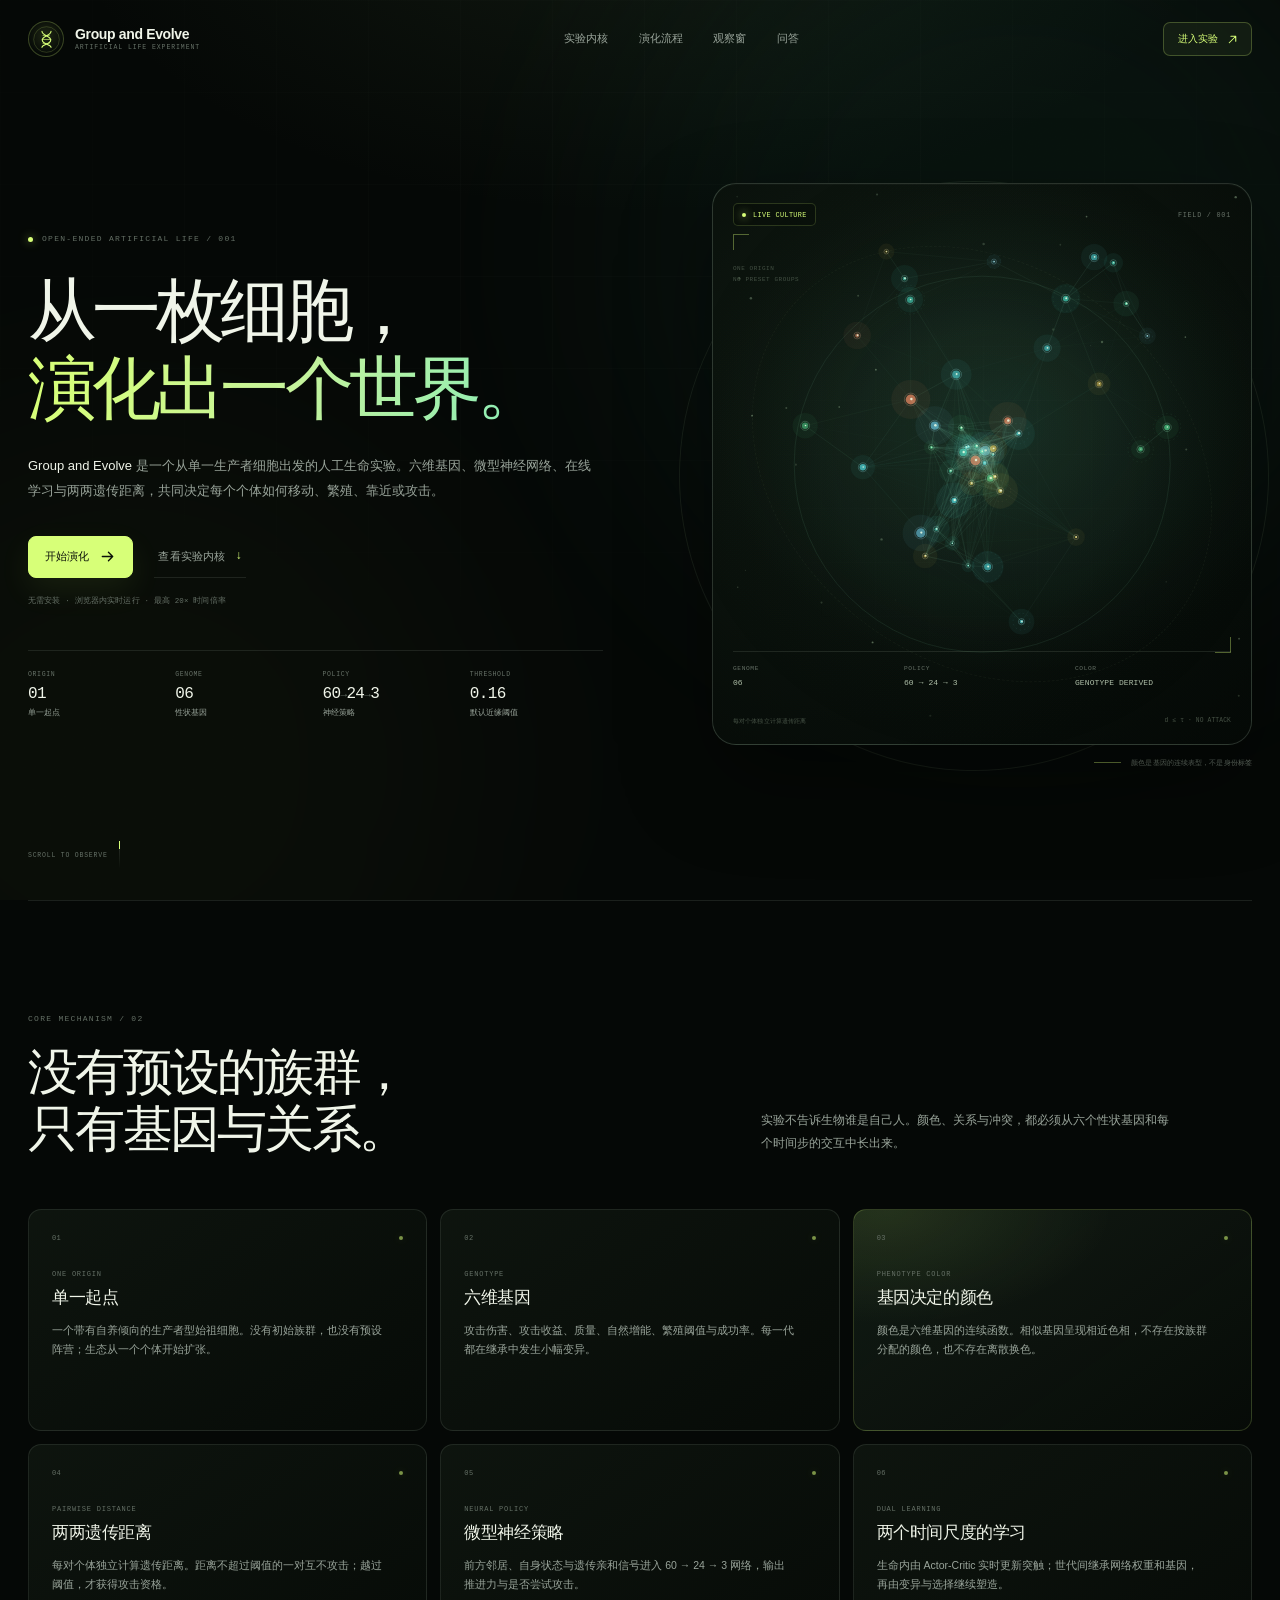
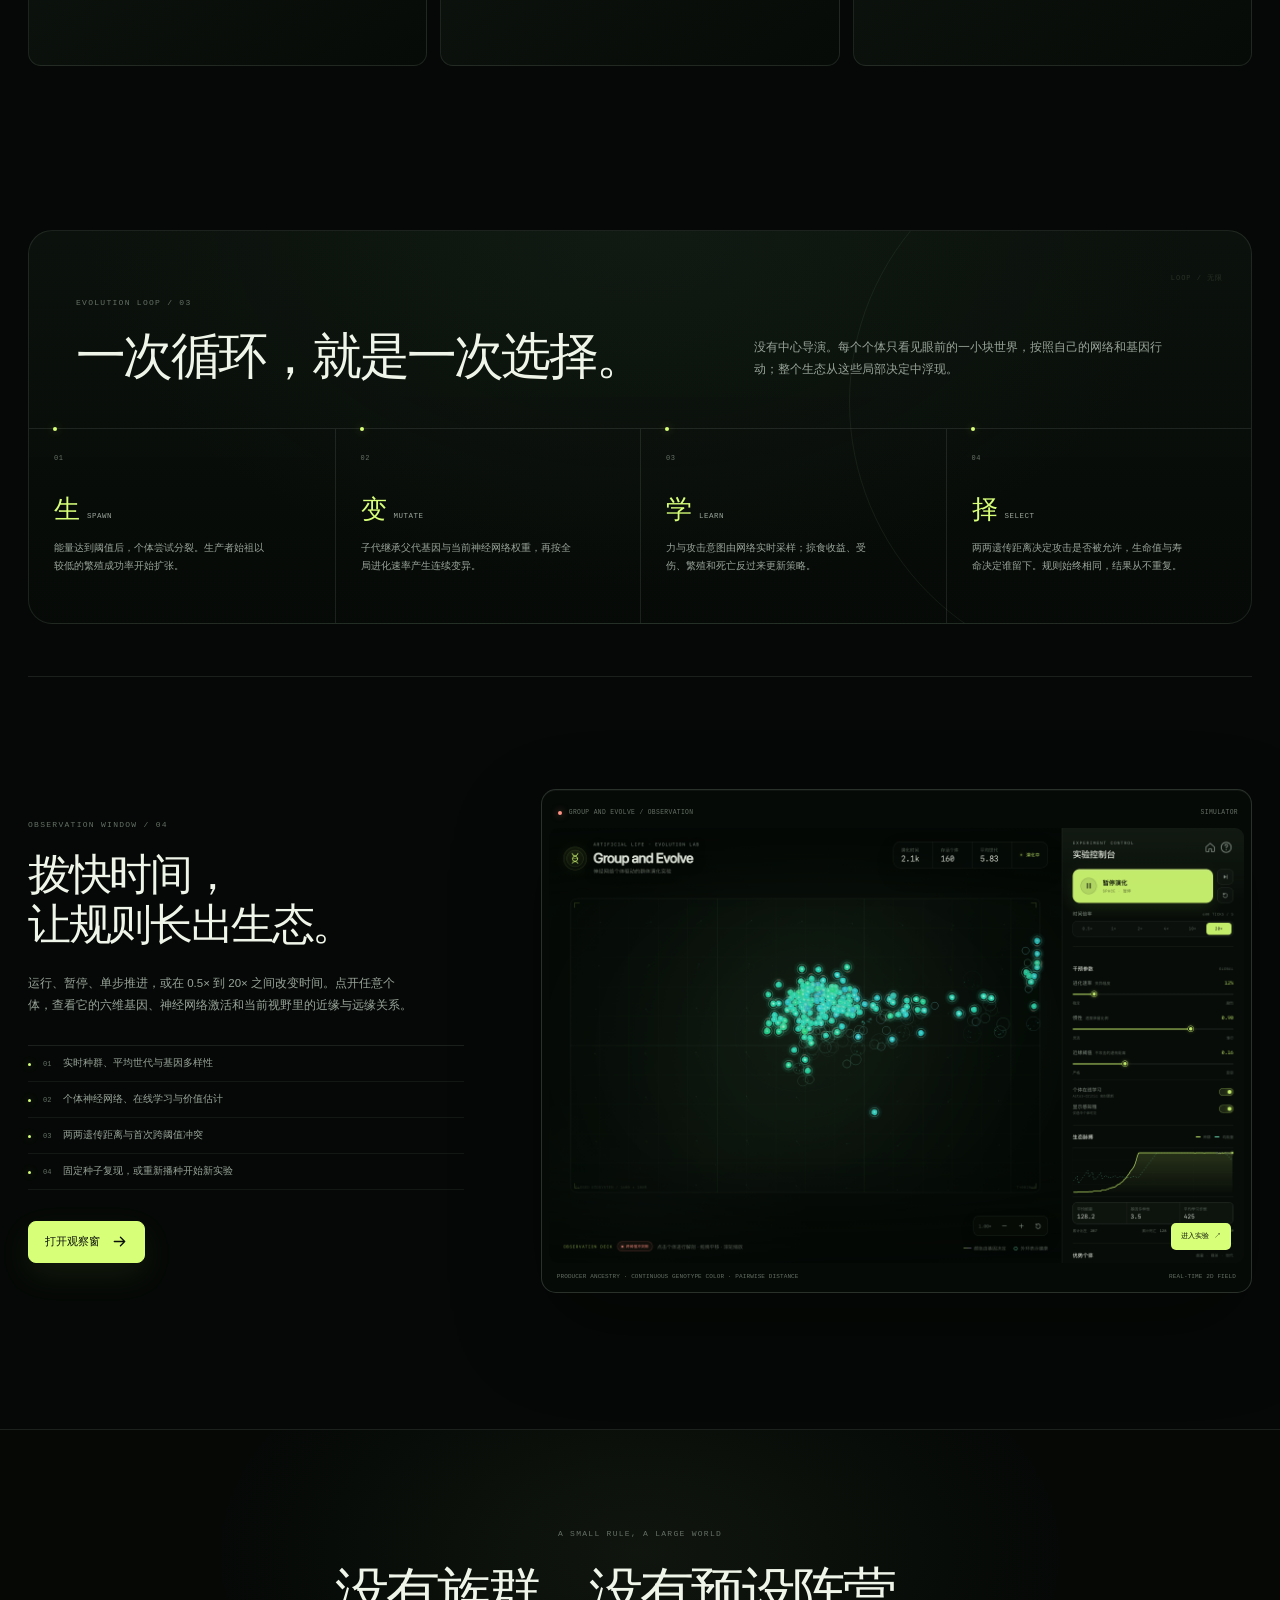
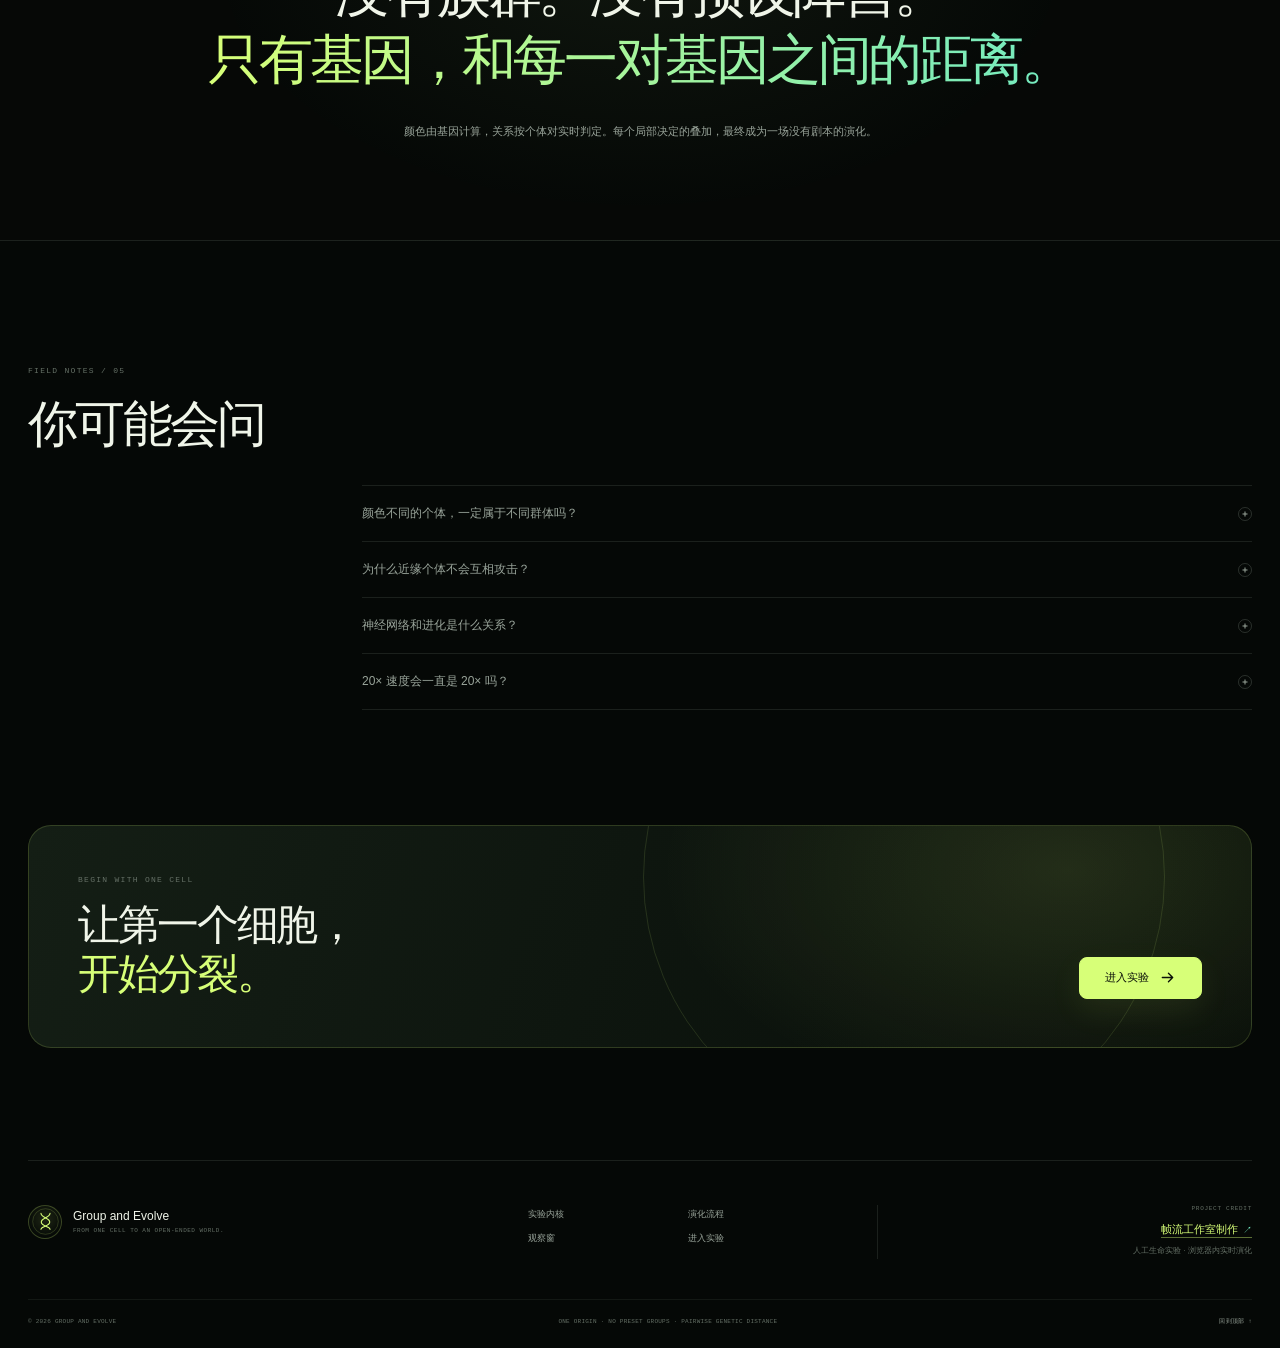
<file: index.html>
<!doctype html>
<html lang="zh-CN">
  <head>
    <meta charset="UTF-8" />
    <meta name="viewport" content="width=device-width, initial-scale=1.0" />
    <meta
      name="description"
      content="Group and Evolve 是一个从单一生产者细胞开始的人工生命实验。基因、神经网络、在线学习与两两遗传距离共同生成一个持续演化的生态。"
    />
    <meta name="theme-color" content="#060906" />
    <meta name="author" content="帧流工作室" />
    <title>Group and Evolve · 从一枚细胞开始的演化实验</title>
    <link
      rel="icon"
      href="data:image/svg+xml,%3Csvg xmlns='http://www.w3.org/2000/svg' viewBox='0 0 32 32'%3E%3Crect width='32' height='32' rx='8' fill='%23080c09'/%3E%3Cpath d='M11 5.5c0 5 10 5 10 10.5s-10 5.5-10 10.5M21 5.5c0 5-10 5-10 10.5s10 5.5 10 10.5M12 12h8M11 16h10M12 20h8' fill='none' stroke='%23d5ff75' stroke-width='1.4' stroke-linecap='round'/%3E%3C/svg%3E"
    />
    <link rel="stylesheet" href="home.css" />
  </head>
  <body id="top">
    <div class="page-ambient" aria-hidden="true">
      <div class="ambient-glow glow-one"></div>
      <div class="ambient-glow glow-two"></div>
      <div class="ambient-grid"></div>
      <div class="ambient-grain"></div>
    </div>

    <div class="page">
      <header class="site-nav" id="siteNav">
        <div class="nav-inner">
          <a class="nav-brand" href="index.html" aria-label="Group and Evolve 首页">
            <span class="nav-mark" aria-hidden="true">
              <svg viewBox="0 0 48 48" fill="none">
                <circle cx="24" cy="24" r="21.2" stroke="currentColor" stroke-opacity=".28" />
                <path d="M16.5 10.5c0 7.5 14.5 7 14.5 14.5s-14.5 7-14.5 12" stroke="currentColor" stroke-width="1.8" stroke-linecap="round" />
                <path d="M31.5 10.5c0 7.5-14.5 7-14.5 14.5s14.5 7 14.5 12" stroke="currentColor" stroke-width="1.8" stroke-linecap="round" />
                <path d="M18.2 17.5h10.4M16.8 24h14.4M18.2 30.5h10.4" stroke="currentColor" stroke-width="1.4" stroke-linecap="round" stroke-opacity=".72" />
              </svg>
            </span>
            <span class="nav-name">
              <strong>Group and Evolve</strong>
              <small>ARTIFICIAL LIFE EXPERIMENT</small>
            </span>
          </a>

          <nav class="nav-links" aria-label="主页导航">
            <a href="#mechanism">实验内核</a>
            <a href="#flow">演化流程</a>
            <a href="#observation">观察窗</a>
            <a href="#questions">问答</a>
          </nav>

          <a class="nav-cta" href="simulator.html">
            <span>进入实验</span>
            <svg viewBox="0 0 16 16" fill="none" aria-hidden="true">
              <path d="M4 12 12 4M6 4h6v6" stroke="currentColor" stroke-width="1.3" stroke-linecap="round" stroke-linejoin="round" />
            </svg>
          </a>
        </div>
      </header>

      <main>
        <section class="hero" aria-labelledby="heroTitle">
          <div class="hero-copy">
            <p class="kicker hero-kicker"><i aria-hidden="true"></i>OPEN-ENDED ARTIFICIAL LIFE / 001</p>
            <h1 id="heroTitle">
              从一枚细胞，
              <em>演化出一个世界。</em>
            </h1>
            <p class="hero-lede">
              <strong>Group and Evolve</strong> 是一个从单一生产者细胞出发的人工生命实验。六维基因、微型神经网络、在线学习与两两遗传距离，共同决定每个个体如何移动、繁殖、靠近或攻击。
            </p>
            <div class="hero-actions">
              <a class="button button-primary" href="simulator.html">
                开始演化
                <svg viewBox="0 0 18 18" fill="none" aria-hidden="true">
                  <path d="M3.5 9h11M10 4.5 14.5 9 10 13.5" stroke="currentColor" stroke-width="1.4" stroke-linecap="round" stroke-linejoin="round" />
                </svg>
              </a>
              <a class="button button-quiet" href="#mechanism">查看实验内核 <span aria-hidden="true">↓</span></a>
            </div>
            <p class="hero-note">无需安装 · 浏览器内实时运行 · 最高 20× 时间倍率</p>

            <dl class="hero-facts" aria-label="实验概览">
              <div>
                <dt>ORIGIN</dt>
                <dd><strong>01</strong><span>单一起点</span></dd>
              </div>
              <div>
                <dt>GENOME</dt>
                <dd><strong>06</strong><span>性状基因</span></dd>
              </div>
              <div>
                <dt>POLICY</dt>
                <dd><strong>60<span>→</span>24<span>→</span>3</strong><span>神经策略</span></dd>
              </div>
              <div>
                <dt>THRESHOLD</dt>
                <dd><strong>0.16</strong><span>默认近缘阈值</span></dd>
              </div>
            </dl>
          </div>

          <div class="hero-visual" aria-label="Group and Evolve 生态预览">
            <div class="culture-card">
              <div class="culture-top">
                <span class="live-chip"><i aria-hidden="true"></i>LIVE CULTURE</span>
                <span class="culture-serial">FIELD / 001</span>
              </div>
              <div class="culture-ring ring-a" aria-hidden="true"></div>
              <div class="culture-ring ring-b" aria-hidden="true"></div>
              <canvas id="cultureCanvas" aria-hidden="true"></canvas>
              <div class="culture-corner corner-tl" aria-hidden="true"></div>
              <div class="culture-corner corner-br" aria-hidden="true"></div>
              <div class="culture-stamp">ONE ORIGIN<br />NO PRESET GROUPS</div>
              <div class="culture-readout">
                <div>
                  <span>GENOME</span>
                  <strong>06</strong>
                </div>
                <div>
                  <span>POLICY</span>
                  <strong>60 → 24 → 3</strong>
                </div>
                <div>
                  <span>COLOR</span>
                  <strong>GENOTYPE DERIVED</strong>
                </div>
              </div>
              <div class="culture-foot">
                <span>每对个体独立计算遗传距离</span>
                <span>d ≤ τ · NO ATTACK</span>
              </div>
            </div>
            <div class="visual-caption">
              <span class="caption-line" aria-hidden="true"></span>
              <span>颜色是基因的连续表型，不是身份标签</span>
            </div>
            <div class="hero-orbit" aria-hidden="true"></div>
          </div>

          <a class="scroll-cue" href="#mechanism" aria-label="向下查看实验内核">
            <span>SCROLL TO OBSERVE</span>
            <i aria-hidden="true"></i>
          </a>
        </section>

        <section class="section mechanism-section" id="mechanism" aria-labelledby="mechanismTitle">
          <div class="section-head">
            <div>
              <p class="kicker">CORE MECHANISM / 02</p>
              <h2 id="mechanismTitle">没有预设的族群，<br />只有基因与关系。</h2>
            </div>
            <p class="section-intro">
              实验不告诉生物谁是自己人。颜色、关系与冲突，都必须从六个性状基因和每个时间步的交互中长出来。
            </p>
          </div>

          <div class="feature-grid">
            <article class="feature-card">
              <div class="card-top"><span>01</span><i aria-hidden="true"></i></div>
              <p class="micro-label">ONE ORIGIN</p>
              <h3>单一起点</h3>
              <p>一个带有自养倾向的生产者型始祖细胞。没有初始族群，也没有预设阵营；生态从一个个体开始扩张。</p>
            </article>
            <article class="feature-card">
              <div class="card-top"><span>02</span><i aria-hidden="true"></i></div>
              <p class="micro-label">GENOTYPE</p>
              <h3>六维基因</h3>
              <p>攻击伤害、攻击收益、质量、自然增能、繁殖阈值与成功率。每一代都在继承中发生小幅变异。</p>
            </article>
            <article class="feature-card feature-accent">
              <div class="card-top"><span>03</span><i aria-hidden="true"></i></div>
              <p class="micro-label">PHENOTYPE COLOR</p>
              <h3>基因决定的颜色</h3>
              <p>颜色是六维基因的连续函数。相似基因呈现相近色相，不存在按族群分配的颜色，也不存在离散换色。</p>
            </article>
            <article class="feature-card">
              <div class="card-top"><span>04</span><i aria-hidden="true"></i></div>
              <p class="micro-label">PAIRWISE DISTANCE</p>
              <h3>两两遗传距离</h3>
              <p>每对个体独立计算遗传距离。距离不超过阈值的一对互不攻击；越过阈值，才获得攻击资格。</p>
            </article>
            <article class="feature-card">
              <div class="card-top"><span>05</span><i aria-hidden="true"></i></div>
              <p class="micro-label">NEURAL POLICY</p>
              <h3>微型神经策略</h3>
              <p>前方邻居、自身状态与遗传亲和信号进入 60 → 24 → 3 网络，输出推进力与是否尝试攻击。</p>
            </article>
            <article class="feature-card">
              <div class="card-top"><span>06</span><i aria-hidden="true"></i></div>
              <p class="micro-label">DUAL LEARNING</p>
              <h3>两个时间尺度的学习</h3>
              <p>生命内由 Actor-Critic 实时更新突触；世代间继承网络权重和基因，再由变异与选择继续塑造。</p>
            </article>
          </div>
        </section>

        <section class="flow-section" id="flow" aria-labelledby="flowTitle">
          <div class="flow-inner">
            <div class="section-head flow-head">
              <div>
                <p class="kicker">EVOLUTION LOOP / 03</p>
                <h2 id="flowTitle">一次循环，就是一次选择。</h2>
              </div>
              <p class="section-intro">
                没有中心导演。每个个体只看见眼前的一小块世界，按照自己的网络和基因行动；整个生态从这些局部决定中浮现。
              </p>
            </div>

            <div class="flow-grid">
              <article class="flow-step">
                <span class="flow-index">01</span>
                <h3><span>生</span> SPAWN</h3>
                <p>能量达到阈值后，个体尝试分裂。生产者始祖以较低的繁殖成功率开始扩张。</p>
              </article>
              <article class="flow-step">
                <span class="flow-index">02</span>
                <h3><span>变</span> MUTATE</h3>
                <p>子代继承父代基因与当前神经网络权重，再按全局进化速率产生连续变异。</p>
              </article>
              <article class="flow-step">
                <span class="flow-index">03</span>
                <h3><span>学</span> LEARN</h3>
                <p>力与攻击意图由网络实时采样；掠食收益、受伤、繁殖和死亡反过来更新策略。</p>
              </article>
              <article class="flow-step">
                <span class="flow-index">04</span>
                <h3><span>择</span> SELECT</h3>
                <p>两两遗传距离决定攻击是否被允许，生命值与寿命决定谁留下。规则始终相同，结果从不重复。</p>
              </article>
            </div>
          </div>
        </section>

        <section class="section observation-section" id="observation" aria-labelledby="observationTitle">
          <div class="observation-copy">
            <p class="kicker">OBSERVATION WINDOW / 04</p>
            <h2 id="observationTitle">拨快时间，<br />让规则长出生态。</h2>
            <p>
              运行、暂停、单步推进，或在 0.5× 到 20× 之间改变时间。点开任意个体，查看它的六维基因、神经网络激活和当前视野里的近缘与远缘关系。
            </p>
            <ul class="observation-list">
              <li><span>01</span>实时种群、平均世代与基因多样性</li>
              <li><span>02</span>个体神经网络、在线学习与价值估计</li>
              <li><span>03</span>两两遗传距离与首次跨阈值冲突</li>
              <li><span>04</span>固定种子复现，或重新播种开始新实验</li>
            </ul>
            <a class="button button-primary" href="simulator.html">
              打开观察窗
              <svg viewBox="0 0 18 18" fill="none" aria-hidden="true">
                <path d="M3.5 9h11M10 4.5 14.5 9 10 13.5" stroke="currentColor" stroke-width="1.4" stroke-linecap="round" stroke-linejoin="round" />
              </svg>
            </a>
          </div>

          <figure class="app-frame">
            <div class="frame-bar">
              <span><i aria-hidden="true"></i>GROUP AND EVOLVE / OBSERVATION</span>
              <span>SIMULATOR</span>
            </div>
            <a class="frame-image" href="simulator.html" aria-label="打开 Group and Evolve 模拟器">
              <img src="assets/ecosystem.png" alt="Group and Evolve 模拟器中的生态视窗、参数面板与实时曲线" loading="lazy" />
              <span class="frame-open">进入实验 ↗</span>
            </a>
            <figcaption>
              <span>PRODUCER ANCESTRY · CONTINUOUS GENOTYPE COLOR · PAIRWISE DISTANCE</span>
              <span>REAL-TIME 2D FIELD</span>
            </figcaption>
          </figure>
        </section>

        <section class="manifesto" aria-label="实验原则">
          <div class="manifesto-inner">
            <p class="kicker">A SMALL RULE, A LARGE WORLD</p>
            <blockquote>
              没有族群。没有预设阵营。<br />
              <em>只有基因，和每一对基因之间的距离。</em>
            </blockquote>
            <p>
              颜色由基因计算，关系按个体对实时判定。每个局部决定的叠加，最终成为一场没有剧本的演化。
            </p>
          </div>
        </section>

        <section class="section questions-section" id="questions" aria-labelledby="questionsTitle">
          <div class="section-head questions-head">
            <div>
              <p class="kicker">FIELD NOTES / 05</p>
              <h2 id="questionsTitle">你可能会问</h2>
            </div>
          </div>
          <div class="faq-list">
            <details class="faq-item">
              <summary>颜色不同的个体，一定属于不同群体吗？<span aria-hidden="true"></span></summary>
              <p>不。颜色是六维基因的连续表型，基因越接近颜色越接近；颜色从不参与攻击判定。两名颜色不同的个体也可能仍处于近缘阈值之内。</p>
            </details>
            <details class="faq-item">
              <summary>为什么近缘个体不会互相攻击？<span aria-hidden="true"></span></summary>
              <p>每次攻击都会重新比较攻击者和候选目标的遗传距离。若距离不超过近缘阈值，候选目标会被直接排除；超过阈值才解锁攻击资格，随后仍由该个体的神经网络决定是否真的出手。</p>
            </details>
            <details class="faq-item">
              <summary>神经网络和进化是什么关系？<span aria-hidden="true"></span></summary>
              <p>它们是两个时间尺度。个体在生命中通过 Actor-Critic 在线更新权重；子代复制父代当前权重后，再发生遗传变异。后天学习与先天遗传同时参与下一轮选择。</p>
            </details>
            <details class="faq-item">
              <summary>20× 速度会一直是 20× 吗？<span aria-hidden="true"></span></summary>
              <p>高倍率是目标时间倍率。个体数量较多时，实时仿真和在线学习会受设备性能限制；界面会尽可能推进时间。可以降低倍率、暂停在线学习或重新播种来获得更流畅的观察。</p>
            </details>
          </div>
        </section>

        <section class="launch-section" aria-label="进入实验">
          <div class="launch-inner">
            <div>
              <p class="kicker">BEGIN WITH ONE CELL</p>
              <h2>让第一个细胞，<br /><em>开始分裂。</em></h2>
            </div>
            <a class="button button-primary launch-button" href="simulator.html">
              进入实验
              <svg viewBox="0 0 18 18" fill="none" aria-hidden="true">
                <path d="M3.5 9h11M10 4.5 14.5 9 10 13.5" stroke="currentColor" stroke-width="1.4" stroke-linecap="round" stroke-linejoin="round" />
              </svg>
            </a>
          </div>
        </section>
      </main>

      <footer class="site-footer">
        <div class="footer-main">
          <a class="footer-brand" href="index.html">
            <span class="nav-mark" aria-hidden="true">
              <svg viewBox="0 0 48 48" fill="none">
                <circle cx="24" cy="24" r="21.2" stroke="currentColor" stroke-opacity=".28" />
                <path d="M16.5 10.5c0 7.5 14.5 7 14.5 14.5s-14.5 7-14.5 12" stroke="currentColor" stroke-width="1.8" stroke-linecap="round" />
                <path d="M31.5 10.5c0 7.5-14.5 7-14.5 14.5s14.5 7 14.5 12" stroke="currentColor" stroke-width="1.8" stroke-linecap="round" />
              </svg>
            </span>
            <span>
              <strong>Group and Evolve</strong>
              <small>FROM ONE CELL TO AN OPEN-ENDED WORLD.</small>
            </span>
          </a>

          <nav class="footer-links" aria-label="页脚导航">
            <a href="#mechanism">实验内核</a>
            <a href="#flow">演化流程</a>
            <a href="#observation">观察窗</a>
            <a href="simulator.html">进入实验</a>
          </nav>

          <div class="footer-credit">
            <span class="footer-label">PROJECT CREDIT</span>
            <a href="https://www.ffstudio.site/" target="_blank" rel="noopener noreferrer">帧流工作室制作</a>
            <p>人工生命实验 · 浏览器内实时演化</p>
          </div>
        </div>

        <div class="footer-bottom">
          <span>© 2026 GROUP AND EVOLVE</span>
          <span>ONE ORIGIN · NO PRESET GROUPS · PAIRWISE GENETIC DISTANCE</span>
          <a href="#top">回到顶部 ↑</a>
        </div>
      </footer>
    </div>

    <script src="js/home.js"></script>
  </body>
</html>
</file>
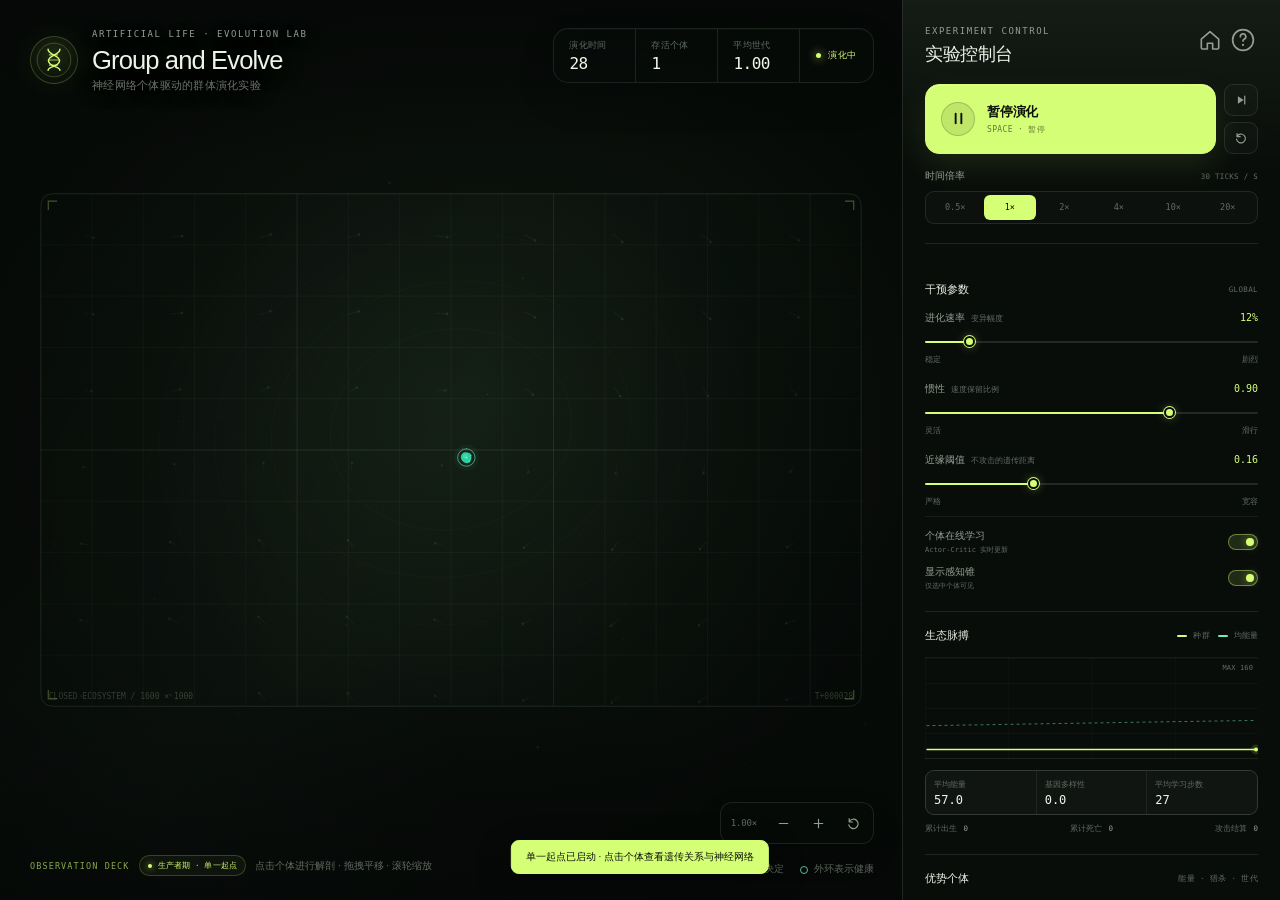
<file: simulator.html>
<!doctype html>
<html lang="zh-CN">
  <head>
    <meta charset="UTF-8" />
    <meta name="viewport" content="width=device-width, initial-scale=1.0" />
    <meta
      name="description"
      content="Group and Evolve：从单一始祖细胞出发，由个体神经网络、遗传变异、在线学习与遗传距离门控共同驱动的人工生命群体演化实验。"
    />
    <meta name="theme-color" content="#080b09" />
    <title>Group and Evolve · 人工生命进化实验</title>
    <link
      rel="icon"
      href="data:image/svg+xml,%3Csvg xmlns='http://www.w3.org/2000/svg' viewBox='0 0 32 32'%3E%3Crect width='32' height='32' rx='8' fill='%23080c09'/%3E%3Cpath d='M11 5.5c0 5 10 5 10 10.5s-10 5.5-10 10.5M21 5.5c0 5-10 5-10 10.5s10 5.5 10 10.5M12 12h8M11 16h10M12 20h8' fill='none' stroke='%23d5ff75' stroke-width='1.4' stroke-linecap='round'/%3E%3C/svg%3E"
    />
    <link rel="stylesheet" href="styles.css" />
  </head>
  <body>
    <div class="app-shell">
      <main class="stage" id="stage">
        <canvas id="worldCanvas" aria-label="Group and Evolve 生态模拟视窗"></canvas>
        <div class="stage-grain" aria-hidden="true"></div>

        <header class="stage-header">
          <a class="brand" href="index.html" title="返回 Group and Evolve 主页">
            <div class="brand-mark" aria-hidden="true">
              <svg viewBox="0 0 48 48" fill="none">
                <circle cx="24" cy="24" r="21.2" stroke="currentColor" stroke-opacity=".28" />
                <path
                  d="M16.5 10.5c0 7.5 14.5 7 14.5 14.5s-14.5 7-14.5 12"
                  stroke="currentColor"
                  stroke-width="1.8"
                  stroke-linecap="round"
                />
                <path
                  d="M31.5 10.5c0 7.5-14.5 7-14.5 14.5s14.5 7 14.5 12"
                  stroke="currentColor"
                  stroke-width="1.8"
                  stroke-linecap="round"
                />
                <path d="M18.2 17.5h10.4M16.8 24h14.4M18.2 30.5h10.4" stroke="currentColor" stroke-width="1.4" stroke-linecap="round" stroke-opacity=".72" />
              </svg>
            </div>
            <div class="brand-copy">
              <p class="eyebrow">ARTIFICIAL LIFE · EVOLUTION LAB</p>
              <h1>Group and Evolve</h1>
              <p class="brand-subtitle">神经网络个体驱动的群体演化实验</p>
            </div>
          </a>

          <div class="stage-stats" aria-label="实验实时统计">
            <div class="stage-stat">
              <span class="stage-stat-label">演化时间</span>
              <strong id="statTime">0</strong>
            </div>
            <div class="stage-stat">
              <span class="stage-stat-label">存活个体</span>
              <strong id="statPopulation">0</strong>
            </div>
            <div class="stage-stat">
              <span class="stage-stat-label">平均世代</span>
              <strong id="statGeneration">1.00</strong>
            </div>
            <div class="run-state" id="runState">
              <i aria-hidden="true"></i>
              <span id="runStateLabel">演化中</span>
            </div>
          </div>
        </header>

        <div class="stage-bottom">
          <div class="stage-caption">
            <span class="caption-index">OBSERVATION DECK</span>
            <span class="phase-chip" id="phaseChip"><i aria-hidden="true"></i><span id="phaseLabel">生产者期 · 单一起点</span></span>
            <span class="caption-copy">点击个体进行解剖 · 拖拽平移 · 滚轮缩放</span>
          </div>
          <div class="legend">
            <span><i class="legend-line" aria-hidden="true"></i>颜色由基因决定</span>
            <span><i class="legend-ring" aria-hidden="true"></i>外环表示健康</span>
          </div>
        </div>

        <div class="view-tools" aria-label="视窗工具">
          <span class="zoom-readout" id="zoomReadout">1.00×</span>
          <button class="tool-button" id="zoomOutBtn" type="button" aria-label="缩小视窗">
            <svg viewBox="0 0 16 16" fill="none" aria-hidden="true"><path d="M3.5 8h9" stroke="currentColor" stroke-width="1.3" stroke-linecap="round"/></svg>
          </button>
          <button class="tool-button" id="zoomInBtn" type="button" aria-label="放大视窗">
            <svg viewBox="0 0 16 16" fill="none" aria-hidden="true"><path d="M3.5 8h9M8 3.5v9" stroke="currentColor" stroke-width="1.3" stroke-linecap="round"/></svg>
          </button>
          <button class="tool-button" id="resetViewBtn" type="button" aria-label="重置视窗">
            <svg viewBox="0 0 16 16" fill="none" aria-hidden="true"><path d="M3.4 6.2A5 5 0 1 1 3 9.4M3.4 2.8v3.6h3.6" stroke="currentColor" stroke-width="1.25" stroke-linecap="round" stroke-linejoin="round"/></svg>
          </button>
        </div>

        <div class="hover-card" id="hoverCard" hidden></div>

        <aside class="specimen-card" id="specimenCard" hidden>
          <header class="specimen-head">
            <div class="specimen-ident">
              <span class="gene-swatch" id="specimenSwatch" aria-hidden="true"></span>
              <div>
                <p class="eyebrow" id="specimenKicker">SPECIMEN #0000</p>
                <h2 id="specimenTitle">个体解剖</h2>
              </div>
            </div>
            <div class="specimen-head-actions">
              <button class="mini-button" id="followBtn" type="button" title="将视窗锁定到该个体">
                <svg viewBox="0 0 16 16" fill="none" aria-hidden="true"><circle cx="8" cy="8" r="3.3" stroke="currentColor" stroke-width="1.2"/><path d="M8 1.5v2M8 12.5v2M1.5 8h2M12.5 8h2" stroke="currentColor" stroke-width="1.2" stroke-linecap="round"/></svg>
                <span>跟踪</span>
              </button>
              <button class="icon-button small" id="closeSpecimenBtn" type="button" aria-label="关闭个体解剖">
                <svg viewBox="0 0 16 16" fill="none" aria-hidden="true"><path d="m4 4 8 8M12 4l-8 8" stroke="currentColor" stroke-width="1.25" stroke-linecap="round"/></svg>
              </button>
            </div>
          </header>

          <div class="vital-grid" id="vitalGrid"></div>
          <div class="social-summary" id="socialSummary" aria-label="视域内的两两遗传关系"></div>

          <div class="inspector-tabs" role="tablist" aria-label="个体详情">
            <button class="inspector-tab is-active" id="neuroTab" type="button" role="tab" aria-selected="true" aria-controls="neuroPanel">神经网络</button>
            <button class="inspector-tab" id="geneTab" type="button" role="tab" aria-selected="false" aria-controls="genePanel">基因组</button>
            <span class="tab-spacer"></span>
            <span class="tab-meta" id="tapMeta">60 → 24 → 3</span>
          </div>

          <div class="inspector-panel neuro-panel" id="neuroPanel" role="tabpanel" aria-labelledby="neuroTab">
            <canvas id="brainCanvas" aria-label="个体神经网络激活与连接"></canvas>
            <div class="brain-legend">
              <span><i class="legend-node input" aria-hidden="true"></i>感知输入</span>
              <span><i class="legend-node hidden" aria-hidden="true"></i>隐层激活</span>
              <span><i class="legend-node output" aria-hidden="true"></i>决策输出</span>
              <span class="brain-learning" id="brainLearning">ONLINE</span>
            </div>
            <div class="neural-readout" id="neuralReadout"></div>
            <p class="panel-note" id="neuralNote">采样动作后，再用实际收益更新突触权重。</p>
          </div>

          <div class="inspector-panel gene-panel" id="genePanel" role="tabpanel" aria-labelledby="geneTab" hidden>
            <div id="geneList"></div>
            <p class="panel-note">子代继承当前权重与基因；变异幅度由全局进化速率决定。</p>
          </div>
        </aside>

        <div class="empty-overlay" id="extinctOverlay" hidden>
          <div class="empty-card">
            <span class="eyebrow">ECOSYSTEM COLLAPSE</span>
            <h2>生态已沉寂</h2>
            <p id="extinctCopy">最后一个个体已经死亡。遗传信息仍保留在实验历史中。</p>
            <div class="empty-stats" id="extinctStats"></div>
            <button class="primary-button" id="extinctReseedBtn" type="button">重新播种</button>
          </div>
        </div>
      </main>

      <aside class="sidebar">
        <header class="sidebar-head">
          <div>
            <p class="eyebrow">EXPERIMENT CONTROL</p>
            <h2>实验控制台</h2>
          </div>
          <div class="head-actions">
            <a class="icon-button" href="index.html" aria-label="返回 Group and Evolve 主页" title="返回主页">
              <svg viewBox="0 0 20 20" fill="none" aria-hidden="true">
                <path d="M3.8 9.4 10 4l6.2 5.4v6.2a.8.8 0 0 1-.8.8h-3.5v-4.1H8.1v4.1H4.6a.8.8 0 0 1-.8-.8V9.4Z" stroke="currentColor" stroke-width="1.15" stroke-linecap="round" stroke-linejoin="round" />
              </svg>
            </a>
            <button class="icon-button" id="helpBtn" type="button" aria-label="打开模型说明">
              <svg viewBox="0 0 20 20" fill="none" aria-hidden="true">
                <circle cx="10" cy="10" r="7.4" stroke="currentColor" stroke-width="1.2" />
                <path d="M8.1 7.6a1.95 1.95 0 1 1 2.9 1.7c-.7.4-1 .43-1 1.35" stroke="currentColor" stroke-width="1.2" stroke-linecap="round" />
                <circle cx="10" cy="13.55" r=".8" fill="currentColor" />
              </svg>
            </button>
          </div>
        </header>

        <section class="transport" aria-label="演化传输控制">
          <button class="run-button" id="playBtn" type="button">
            <span class="run-icon" id="runIcon" aria-hidden="true">
              <svg class="icon-pause" viewBox="0 0 20 20" fill="none"><path d="M7 5v10M13 5v10" stroke="currentColor" stroke-width="2" stroke-linecap="round"/></svg>
              <svg class="icon-play" viewBox="0 0 20 20" fill="none"><path d="M7 4.8v10.4L15.2 10 7 4.8Z" fill="currentColor"/></svg>
            </span>
            <span class="run-copy">
              <strong id="playLabel">暂停演化</strong>
              <small id="playHint">SPACE · 暂停</small>
            </span>
          </button>
          <div class="transport-stack">
            <button class="side-control" id="stepBtn" type="button" title="单步推进一个单位时间" aria-label="单步推进">
              <svg viewBox="0 0 18 18" fill="none" aria-hidden="true"><path d="M5.5 4.8v8.4L12 9 5.5 4.8Z" fill="currentColor"/><path d="M13.2 4.5v9" stroke="currentColor" stroke-width="1.4" stroke-linecap="round"/></svg>
            </button>
            <button class="side-control" id="resetBtn" type="button" title="以新种子重新播种；Shift 点击沿用当前种子" aria-label="重新播种">
              <svg viewBox="0 0 18 18" fill="none" aria-hidden="true"><path d="M4.5 7.2A5 5 0 1 1 4 10.3M4.5 3.9v3.6h3.6" stroke="currentColor" stroke-width="1.3" stroke-linecap="round" stroke-linejoin="round"/></svg>
            </button>
          </div>
        </section>

        <div class="speed-row">
          <span class="row-label">时间倍率 <small id="actualTps" title="当前时间倍率对应的目标 ticks/s；实际值受 CPU 性能限制">30 TICKS / S</small></span>
          <div class="segmented" id="speedGroup" role="group" aria-label="时间倍率">
            <button type="button" data-speed="0.5">0.5×</button>
            <button type="button" data-speed="1" class="is-active">1×</button>
            <button type="button" data-speed="2">2×</button>
            <button type="button" data-speed="4">4×</button>
            <button type="button" data-speed="10" title="10× 时间倍率；实际速度受设备性能限制">10×</button>
            <button type="button" data-speed="20" title="20× 时间倍率；实际速度受设备性能限制">20×</button>
          </div>
        </div>

        <section class="side-section">
          <div class="section-heading">
            <span>干预参数</span>
            <span class="section-meta">GLOBAL</span>
          </div>

          <label class="slider-control" for="evolutionSlider">
            <span class="slider-head">
              <span>进化速率 <small>变异幅度</small></span>
              <output id="evolutionValue">12%</output>
            </span>
            <input id="evolutionSlider" type="range" min="0" max="100" step="1" value="12" />
            <span class="slider-scale"><span>稳定</span><span>剧烈</span></span>
          </label>

          <label class="slider-control" for="inertiaSlider">
            <span class="slider-head">
              <span>惯性 <small>速度保留比例</small></span>
              <output id="inertiaValue">0.90</output>
            </span>
            <input id="inertiaSlider" type="range" min="70" max="97" step="1" value="90" />
            <span class="slider-scale"><span>灵活</span><span>滑行</span></span>
          </label>

          <label class="slider-control" for="nearSlider">
            <span class="slider-head">
              <span>近缘阈值 <small>不攻击的遗传距离</small></span>
              <output id="nearValue">0.16</output>
            </span>
            <input id="nearSlider" type="range" min="0" max="50" step="1" value="16" />
            <span class="slider-scale"><span>严格</span><span>宽容</span></span>
          </label>

          <div class="toggle-list">
            <button class="toggle-row" id="learningToggle" type="button" role="switch" aria-checked="true">
              <span class="toggle-copy">
                <span>个体在线学习</span>
                <small>Actor-Critic 实时更新</small>
              </span>
              <span class="toggle-track" aria-hidden="true"><i></i></span>
            </button>
            <button class="toggle-row" id="visionToggle" type="button" role="switch" aria-checked="true">
              <span class="toggle-copy">
                <span>显示感知锥</span>
                <small>仅选中个体可见</small>
              </span>
              <span class="toggle-track" aria-hidden="true"><i></i></span>
            </button>
          </div>
        </section>

        <section class="side-section telemetry-section">
          <div class="section-heading">
            <span>生态脉搏</span>
            <span class="chart-legend"><i class="pop"></i>种群 <i class="energy"></i>均能量</span>
          </div>
          <div class="chart-wrap">
            <canvas id="pulseChart" aria-label="种群与平均能量历史曲线"></canvas>
            <span class="chart-max" id="chartMax">160</span>
          </div>
          <div class="metric-grid">
            <div>
              <span>平均能量</span>
              <strong id="metricEnergy">0.0</strong>
            </div>
            <div>
              <span>基因多样性</span>
              <strong id="metricDiversity">0.0</strong>
            </div>
            <div>
              <span>平均学习步数</span>
              <strong id="metricLearning">0</strong>
            </div>
          </div>
          <div class="mini-stats">
            <span>累计出生 <strong id="metricBirths">0</strong></span>
            <span>累计死亡 <strong id="metricDeaths">0</strong></span>
            <span>攻击结算 <strong id="metricAttacks">0</strong></span>
          </div>
        </section>

        <section class="side-section leaderboard-section">
          <div class="section-heading">
            <span>优势个体</span>
            <span class="section-meta">能量 · 猎杀 · 世代</span>
          </div>
          <div class="leader-list" id="leaderList"></div>
        </section>

        <section class="side-section event-section">
          <div class="section-heading">
            <span>事件流</span>
            <span class="live-label"><i aria-hidden="true"></i>LIVE</span>
          </div>
          <div class="event-feed" id="eventFeed"></div>
        </section>

        <footer class="sidebar-foot">
          <div class="foot-status">
            <i class="neural-indicator" id="neuralIndicator" aria-hidden="true"></i>
            <span id="learningStatus">在线学习开启</span>
          </div>
          <button class="seed-chip" id="seedLabel" type="button" title="点击复制实验种子">SEED —</button>
        </footer>
        <div class="sidebar-credit">
          <a href="index.html">← 返回主页</a>
          <a href="https://www.ffstudio.site/" target="_blank" rel="noopener noreferrer">帧流工作室制作</a>
        </div>
      </aside>
    </div>

    <div class="modal-shell" id="helpModal" hidden>
      <div class="modal-backdrop" data-close-modal></div>
      <section class="help-modal" role="dialog" aria-modal="true" aria-labelledby="helpTitle">
        <header class="help-head">
          <div>
            <p class="eyebrow">MODEL FIELD NOTES / 01</p>
            <h2 id="helpTitle">这个生态如何运转</h2>
          </div>
          <button class="icon-button" id="closeHelpBtn" type="button" aria-label="关闭说明">
            <svg viewBox="0 0 18 18" fill="none" aria-hidden="true"><path d="m4.5 4.5 9 9M13.5 4.5l-9 9" stroke="currentColor" stroke-width="1.3" stroke-linecap="round"/></svg>
          </button>
        </header>

        <div class="help-grid" id="helpGrid">
          <article class="help-card help-wide">
            <span class="help-index">01 / MAIN LOOP</span>
            <h3>一个单位时间内发生什么</h3>
            <p>生态从一个始祖细胞开始。每个存活个体依次感知、决策、移动、获取自然能量、尝试繁殖、结算攻击，最后老化一单位时间。速度先乘惯性，再叠加神经网络力产生的加速度。</p>
            <div class="formula-row">
              <code>v′ = v · I + F / m + flow</code>
              <code>p′ = p + v′</code>
              <code>E′ = E + g<sub>E</sub></code>
            </div>
            <p class="help-fine">攻击会扣除目标生命并转移能量；寿命、最大生命与体型相关。能量达到“繁殖阈值”后，按成功率与不应期尝试产生一个变异子代。需求中的“繁殖速度”以能量阈值实现：阈值越低，繁殖越快。</p>
            <p class="help-fine">始祖采用<strong>生产者型基因</strong>：攻击伤害与掠食收益接近下限、自然能量增长较高、繁殖阈值极低但单次繁殖成功率也偏低。它只是起点，后续可能被变异与选择推向掠食者。</p>
          </article>

          <article class="help-card">
            <span class="help-index">02 / PERCEPTION</span>
            <h3>它看见了什么</h3>
            <p>以当前运动方向为前方，探测 <strong>142°</strong> 感知锥、<strong>255</strong> 单位内最近的 <strong>6</strong> 个个体。每个邻居提供方位、相对速度、生命、体型以及与自身基因组的遗传距离信号。</p>
            <p class="help-fine">连同自身能量、血量、寿命、速度、质量、攻击基因、繁殖基因、边界距离和视域内近缘比例，组成 60 维输入。</p>
          </article>

          <article class="help-card">
            <span class="help-index">03 / NEURAL POLICY</span>
            <h3>它如何决定力与攻击</h3>
            <p>一个 <strong>60 → 24 → 3</strong> 的全连接网络输出两个推进力分量和一个攻击 logit。加噪采样后得到实际动作，因此个体天然带有探索性。</p>
            <div class="architecture">
              <span>60 感知</span><i></i><span>24 tanh</span><i></i><span>F∥ F⊥ 攻击</span>
            </div>
          </article>

          <article class="help-card help-wide">
            <span class="help-index">04 / GENETIC DISTANCE &amp; PHENOTYPE</span>
            <h3>个体之间只有基因差异</h3>
            <p>每对个体独立计算六个性状基因归一化后的遗传距离。不存在任何分类 ID，也不存在“先分类再判断攻击”的步骤。颜色同样由基因参数直接计算，而不是由任何身份标签分配。</p>
            <div class="distance-rule">
              <span><i class="distance-rule-dot near"></i>遗传距离 ≤ 近缘阈值：这对个体互不攻击</span>
              <span><i class="distance-rule-dot far"></i>遗传距离 &gt; 近缘阈值：这对个体可被对方攻击</span>
            </div>
            <p class="help-fine">颜色是基因的连续表型：暖红分量偏向攻击与掠食，绿色分量偏向自然增能，蓝紫分量偏向繁殖；体型另由质量决定。因此基因越接近，颜色也越接近。为了让轻微的基因漂移也能被看见，显示层会对色相差异做线性对比增强；它不会产生离散分类，也不参与攻击判定。</p>
            <p class="help-fine">超过阈值只解锁攻击资格，是否真的出手仍由神经网络决定。选中个体后，绿色虚线连接阈值内近缘个体，珊瑚色连线连接阈值外远缘个体。阈值调低更易冲突，调高更包容。</p>
          </article>

          <article class="help-card help-wide">
            <span class="help-index">05 / TWO TIMESCALES OF LEARNING</span>
            <h3>两层学习，不断适应</h3>
            <p><strong>个体内：</strong>用奖励（掠食收益、伤害、繁殖、存活、死亡）进行延迟一步的 Actor-Critic 更新，让突触在生命过程中持续变化。</p>
            <p><strong>世代间：</strong>子代复制父代当前权重和基因，再按全局进化速率发生幅度不一的变异。死亡即从生态中移除。个体间关系则由两两基因距离与近缘阈值决定。</p>
          </article>

          <article class="help-card help-wide help-controls">
            <span class="help-index">06 / CONTROLS</span>
            <div class="shortcut-grid">
              <span><kbd>Space</kbd>运行 / 暂停</span>
              <span><kbd>S</kbd>单步推进</span>
              <span><kbd>R</kbd>重新播种</span>
              <span><kbd>V</kbd>感知锥</span>
              <span><kbd>L</kbd>在线学习</span>
              <span><kbd>Esc</kbd>关闭面板</span>
            </div>
            <p class="help-fine">参数改动即时生效；重新播种默认使用新种子，Shift + 点击重置可沿用当前种子。每次实验从单一起点重新开始，种群上限为 160。没有预设身份标签或阵营。</p>
          </article>
        </div>

        <div class="help-scroll-cue" id="helpScrollCue" aria-hidden="true">
          ↓ 向下滚动 · 查看学习与控制
        </div>

        <footer class="help-foot">
          <span>GROUP AND EVOLVE · A SMALL ARTIFICIAL ECOSYSTEM</span>
          <button class="primary-button compact" id="helpDoneBtn" type="button">返回生态</button>
        </footer>
      </section>
    </div>

    <div class="toast" id="toast" role="status" aria-live="polite"></div>

    <script src="js/utils.js"></script>
    <script src="js/brain.js"></script>
    <script src="js/simulation.js"></script>
    <script src="js/renderer.js"></script>
    <script src="js/app.js"></script>
  </body>
</html>
</file>
<file: home.css>
/* Group and Evolve — project homepage */
:root {
  color-scheme: dark;
  --bg: #050806;
  --surface: #090e0a;
  --surface-raised: #0d130e;
  --ink: #f0f5e9;
  --muted: #99a49a;
  --faint: #657066;
  --line: rgba(224, 242, 224, 0.1);
  --line-strong: rgba(224, 242, 224, 0.17);
  --acid: #d7ff78;
  --acid-soft: rgba(215, 255, 120, 0.1);
  --mint: #72eac1;
  --coral: #ff9384;
  --violet: #bca2ff;
  --amber: #ffc777;
  --mono: "SFMono-Regular", "Cascadia Code", "Roboto Mono", "Menlo", monospace;
  --sans: -apple-system, BlinkMacSystemFont, "SF Pro Display", "SF Pro Text", "PingFang SC",
    "Hiragino Sans GB", "Microsoft YaHei", sans-serif;
  --max: 1240px;
  --ease: cubic-bezier(0.2, 0.72, 0.2, 1);
}

* {
  box-sizing: border-box;
}

html {
  scroll-behavior: smooth;
}

body {
  margin: 0;
  background: var(--bg);
  color: var(--ink);
  font-family: var(--sans);
  -webkit-font-smoothing: antialiased;
  text-rendering: optimizeLegibility;
  overflow-x: hidden;
}

body::selection {
  color: #0b100b;
  background: var(--acid);
}

a {
  color: inherit;
  text-decoration: none;
}

button,
a {
  -webkit-tap-highlight-color: transparent;
}

h1,
h2,
h3,
p,
blockquote {
  margin-top: 0;
}

svg {
  display: block;
}

.page {
  position: relative;
  z-index: 1;
  overflow: clip;
}

.page-ambient {
  position: fixed;
  z-index: 0;
  inset: 0;
  overflow: hidden;
  pointer-events: none;
  background:
    radial-gradient(70% 55% at 50% -12%, rgba(93, 131, 84, 0.13), transparent 65%),
    var(--bg);
}

.ambient-glow {
  position: absolute;
  border-radius: 50%;
  filter: blur(110px);
  opacity: 0.55;
}

.glow-one {
  top: -15%;
  right: -10%;
  width: 780px;
  height: 780px;
  background: rgba(56, 173, 139, 0.12);
}

.glow-two {
  top: 45%;
  left: -18%;
  width: 720px;
  height: 720px;
  background: rgba(174, 219, 87, 0.055);
}

.ambient-grid {
  position: absolute;
  inset: 0;
  opacity: 0.45;
  background-image:
    linear-gradient(rgba(216, 238, 211, 0.035) 1px, transparent 1px),
    linear-gradient(90deg, rgba(216, 238, 211, 0.035) 1px, transparent 1px);
  background-size: 92px 92px;
  mask-image: radial-gradient(ellipse 90% 70% at 50% 24%, #000 15%, transparent 84%);
}

.ambient-grain {
  position: absolute;
  inset: 0;
  opacity: 0.04;
  mix-blend-mode: soft-light;
  background-image: url("data:image/svg+xml,%3Csvg xmlns='http://www.w3.org/2000/svg' width='160' height='160'%3E%3Cfilter id='n'%3E%3CfeTurbulence type='fractalNoise' baseFrequency='.82' numOctaves='2' stitchTiles='stitch'/%3E%3C/filter%3E%3Crect width='160' height='160' filter='url(%23n)' opacity='.8'/%3E%3C/svg%3E");
}

/* ------------------------------------------------------------------- nav */

.site-nav {
  position: fixed;
  z-index: 50;
  top: 0;
  right: 0;
  left: 0;
  border-bottom: 1px solid transparent;
  transition:
    background 260ms ease,
    border-color 260ms ease,
    backdrop-filter 260ms ease;
}

.site-nav.is-scrolled {
  border-bottom-color: var(--line);
  background: rgba(5, 8, 6, 0.75);
  backdrop-filter: blur(18px) saturate(120%);
}

.nav-inner {
  display: flex;
  align-items: center;
  justify-content: space-between;
  width: min(var(--max), calc(100% - 56px));
  height: 78px;
  margin: 0 auto;
  gap: 30px;
}

.nav-brand {
  display: inline-flex;
  align-items: center;
  gap: 11px;
  flex: 0 0 auto;
  min-width: 0;
}

.nav-mark {
  display: grid;
  flex: 0 0 36px;
  width: 36px;
  height: 36px;
  place-items: center;
  color: var(--acid);
  border: 1px solid rgba(215, 255, 120, 0.24);
  border-radius: 50%;
  background: radial-gradient(circle at 50% 40%, rgba(215, 255, 120, 0.13), rgba(8, 13, 9, 0.52) 70%);
}

.nav-mark svg {
  width: 29px;
  height: 29px;
}

.nav-name {
  display: flex;
  flex-direction: column;
  gap: 3px;
  min-width: 0;
}

.nav-name strong {
  color: var(--ink);
  font-size: 14px;
  font-weight: 560;
  line-height: 1;
  letter-spacing: -0.025em;
  white-space: nowrap;
}

.nav-name small {
  color: var(--faint);
  font-family: var(--mono);
  font-size: 6.5px;
  letter-spacing: 0.14em;
  white-space: nowrap;
}

.nav-links {
  display: flex;
  align-items: center;
  gap: clamp(16px, 2.4vw, 32px);
  color: var(--muted);
  font-size: 10.5px;
}

.nav-links a {
  position: relative;
  padding: 8px 0;
  transition: color 160ms ease;
}

.nav-links a::after {
  position: absolute;
  right: 0;
  bottom: 2px;
  left: 0;
  height: 1px;
  content: "";
  background: var(--acid);
  transform: scaleX(0);
  transform-origin: left;
  transition: transform 200ms var(--ease);
}

.nav-links a:hover {
  color: var(--ink);
}

.nav-links a:hover::after {
  transform: scaleX(1);
}

.nav-cta {
  display: inline-flex;
  flex: 0 0 auto;
  align-items: center;
  gap: 8px;
  height: 34px;
  padding: 0 12px 0 14px;
  color: var(--acid);
  border: 1px solid rgba(215, 255, 120, 0.24);
  border-radius: 7px;
  background: rgba(215, 255, 120, 0.055);
  font-size: 10px;
  transition:
    background 170ms ease,
    border-color 170ms ease,
    color 170ms ease;
}

.nav-cta svg {
  width: 13px;
  height: 13px;
}

.nav-cta:hover {
  color: #0a0f08;
  border-color: var(--acid);
  background: var(--acid);
}

/* ------------------------------------------------------------------ type */

.kicker {
  display: flex;
  align-items: center;
  gap: 9px;
  margin: 0 0 19px;
  color: var(--faint);
  font-family: var(--mono);
  font-size: 8px;
  font-weight: 500;
  line-height: 1.5;
  letter-spacing: 0.16em;
  text-transform: uppercase;
}

.kicker i {
  display: inline-block;
  width: 5px;
  height: 5px;
  border-radius: 50%;
  background: var(--acid);
  box-shadow: 0 0 10px rgba(215, 255, 120, 0.62);
}

.micro-label {
  margin: 0 0 10px;
  color: var(--faint);
  font-family: var(--mono);
  font-size: 7px;
  letter-spacing: 0.11em;
}

.button {
  display: inline-flex;
  align-items: center;
  justify-content: center;
  gap: 10px;
  min-height: 42px;
  font-size: 11px;
  letter-spacing: 0.01em;
  transition:
    transform 180ms var(--ease),
    background 180ms ease,
    border-color 180ms ease,
    color 180ms ease;
}

.button svg {
  width: 17px;
  height: 17px;
}

.button-primary {
  padding: 0 16px;
  color: #0a0f08;
  border: 1px solid var(--acid);
  border-radius: 8px;
  background: var(--acid);
  box-shadow: 0 12px 32px rgba(198, 255, 100, 0.08);
  font-weight: 580;
}

.button-primary:hover {
  background: #e1ff9c;
  transform: translateY(-2px);
}

.button-quiet {
  padding: 0 4px;
  color: var(--muted);
  border-bottom: 1px solid var(--line);
}

.button-quiet span {
  color: var(--acid);
  font-family: var(--mono);
  font-size: 12px;
  transition: transform 180ms var(--ease);
}

.button-quiet:hover {
  color: var(--ink);
  border-color: var(--line-strong);
}

.button-quiet:hover span {
  transform: translateY(2px);
}

/* ------------------------------------------------------------------ hero */

.hero {
  position: relative;
  display: grid;
  grid-template-columns: minmax(0, 1.04fr) minmax(380px, 0.96fr);
  gap: clamp(38px, 5vw, 76px);
  align-items: center;
  width: min(var(--max), calc(100% - 56px));
  min-height: 100svh;
  margin: 0 auto;
  padding: 145px 0 94px;
}

.hero-copy {
  position: relative;
  z-index: 2;
}

.hero-copy > * {
  animation: rise-in 950ms var(--ease) both;
}

.hero-copy > :nth-child(2) {
  animation-delay: 60ms;
}

.hero-copy > :nth-child(3) {
  animation-delay: 120ms;
}

.hero-copy > :nth-child(4) {
  animation-delay: 180ms;
}

.hero-copy > :nth-child(5) {
  animation-delay: 220ms;
}

.hero-copy > :nth-child(6) {
  animation-delay: 280ms;
}

.hero-kicker {
  margin-bottom: 27px;
}

.hero h1 {
  max-width: 720px;
  margin: 0;
  color: var(--ink);
  font-size: clamp(45px, 5.4vw, 78px);
  font-weight: 520;
  line-height: 1.1;
  letter-spacing: -0.07em;
}

.hero h1 em {
  display: block;
  margin-top: 2px;
  font-style: normal;
  background: linear-gradient(105deg, var(--acid) 3%, #c5f39b 44%, var(--mint) 100%);
  -webkit-background-clip: text;
  background-clip: text;
  color: transparent;
  -webkit-text-fill-color: transparent;
}

.hero-lede {
  max-width: 565px;
  margin: 27px 0 0;
  color: var(--muted);
  font-size: 13px;
  line-height: 1.95;
}

.hero-lede strong {
  color: var(--ink);
  font-weight: 500;
}

.hero-actions {
  display: flex;
  flex-wrap: wrap;
  align-items: center;
  gap: 21px;
  margin-top: 32px;
}

.hero-note {
  margin: 18px 0 0;
  color: var(--faint);
  font-family: var(--mono);
  font-size: 7.5px;
  letter-spacing: 0.02em;
}

.hero-facts {
  display: grid;
  grid-template-columns: repeat(4, minmax(0, 1fr));
  gap: 14px;
  max-width: 575px;
  margin: 44px 0 0;
  padding: 20px 0 0;
  border-top: 1px solid var(--line);
}

.hero-facts div {
  min-width: 0;
}

.hero-facts dt {
  margin-bottom: 7px;
  color: var(--faint);
  font-family: var(--mono);
  font-size: 6.5px;
  letter-spacing: 0.1em;
}

.hero-facts dd {
  display: flex;
  flex-direction: column;
  gap: 3px;
  margin: 0;
}

.hero-facts strong {
  overflow: hidden;
  color: var(--ink);
  font-family: var(--mono);
  font-size: 16px;
  font-weight: 500;
  line-height: 1.2;
  letter-spacing: -0.04em;
  white-space: nowrap;
  text-overflow: ellipsis;
}

.hero-facts strong span {
  color: var(--faint);
  font-size: 11px;
  font-weight: 400;
}

.hero-facts dd > span {
  color: var(--muted);
  font-size: 8px;
  white-space: nowrap;
}

.hero-visual {
  position: relative;
  z-index: 1;
  min-width: 0;
  animation: rise-in 1100ms 140ms var(--ease) both;
}

.hero-orbit {
  position: absolute;
  z-index: -1;
  top: 50%;
  left: 50%;
  width: 590px;
  height: 590px;
  border: 1px solid rgba(193, 225, 180, 0.09);
  border-radius: 50%;
  transform: translate(-50%, -50%) rotate(-19deg);
  pointer-events: none;
}

.hero-orbit::before,
.hero-orbit::after {
  position: absolute;
  inset: 9%;
  content: "";
  border: 1px dashed rgba(193, 225, 180, 0.075);
  border-radius: inherit;
}

.hero-orbit::after {
  inset: 21%;
  border-style: solid;
  border-color: rgba(114, 234, 193, 0.055);
}

.culture-card {
  position: relative;
  width: min(100%, 540px);
  aspect-ratio: 1 / 1.04;
  margin-left: auto;
  overflow: hidden;
  border: 1px solid rgba(219, 241, 216, 0.16);
  border-radius: 24px;
  background:
    radial-gradient(80% 65% at 55% 43%, rgba(51, 104, 82, 0.24), transparent 68%),
    linear-gradient(145deg, rgba(20, 32, 23, 0.94), rgba(6, 11, 8, 0.99));
  box-shadow:
    0 35px 90px rgba(0, 0, 0, 0.39),
    inset 0 1px 0 rgba(255, 255, 255, 0.045);
}

.culture-card::before {
  position: absolute;
  z-index: 0;
  inset: 0;
  pointer-events: none;
  content: "";
  opacity: 0.32;
  background-image:
    linear-gradient(rgba(203, 233, 203, 0.05) 1px, transparent 1px),
    linear-gradient(90deg, rgba(203, 233, 203, 0.05) 1px, transparent 1px);
  background-size: 54px 54px;
  mask-image: radial-gradient(circle at 50% 50%, #000, transparent 78%);
}

.culture-card::after {
  position: absolute;
  z-index: 0;
  inset: 0;
  pointer-events: none;
  content: "";
  background: radial-gradient(circle at 50% 52%, transparent 35%, rgba(3, 7, 4, 0.58) 100%);
}

.culture-ring {
  position: absolute;
  z-index: 0;
  top: 50%;
  left: 50%;
  border: 1px solid rgba(142, 227, 173, 0.1);
  border-radius: 50%;
  pointer-events: none;
  transform: translate(-50%, -50%);
}

.ring-a {
  width: 70%;
  aspect-ratio: 1;
}

.ring-b {
  width: 92%;
  aspect-ratio: 1;
  border-style: dashed;
  border-color: rgba(190, 219, 159, 0.065);
  transform: translate(-50%, -50%) rotate(38deg) scaleY(0.8);
}

#cultureCanvas {
  position: absolute;
  z-index: 1;
  inset: 0;
  width: 100%;
  height: 100%;
}

.culture-top {
  position: absolute;
  z-index: 3;
  top: 19px;
  right: 20px;
  left: 20px;
  display: flex;
  align-items: center;
  justify-content: space-between;
  pointer-events: none;
}

.live-chip {
  display: inline-flex;
  align-items: center;
  gap: 7px;
  height: 23px;
  padding: 0 8px;
  color: var(--acid);
  border: 1px solid rgba(215, 255, 120, 0.17);
  border-radius: 5px;
  background: rgba(7, 12, 8, 0.36);
  font-family: var(--mono);
  font-size: 6.8px;
  letter-spacing: 0.06em;
}

.live-chip i {
  width: 4px;
  height: 4px;
  border-radius: 50%;
  background: var(--acid);
  box-shadow: 0 0 9px var(--acid);
  animation: live-pulse 2.3s ease-in-out infinite;
}

.culture-serial {
  color: var(--faint);
  font-family: var(--mono);
  font-size: 6.8px;
  letter-spacing: 0.11em;
}

.culture-corner {
  position: absolute;
  z-index: 3;
  width: 16px;
  height: 16px;
  pointer-events: none;
}

.corner-tl {
  top: 50px;
  left: 20px;
  border-top: 1px solid rgba(215, 255, 120, 0.36);
  border-left: 1px solid rgba(215, 255, 120, 0.36);
}

.corner-br {
  right: 20px;
  bottom: 91px;
  border-right: 1px solid rgba(215, 255, 120, 0.36);
  border-bottom: 1px solid rgba(215, 255, 120, 0.36);
}

.culture-stamp {
  position: absolute;
  z-index: 3;
  top: 80px;
  left: 20px;
  color: rgba(213, 237, 207, 0.28);
  font-family: var(--mono);
  font-size: 6px;
  line-height: 1.8;
  letter-spacing: 0.09em;
  pointer-events: none;
}

.culture-readout {
  position: absolute;
  z-index: 3;
  right: 20px;
  bottom: 55px;
  left: 20px;
  display: grid;
  grid-template-columns: repeat(3, minmax(0, 1fr));
  gap: 15px;
  padding-top: 13px;
  border-top: 1px solid rgba(216, 238, 211, 0.11);
  pointer-events: none;
}

.culture-readout div {
  min-width: 0;
}

.culture-readout span {
  display: block;
  margin-bottom: 5px;
  color: var(--faint);
  font-family: var(--mono);
  font-size: 6.2px;
  letter-spacing: 0.1em;
}

.culture-readout strong {
  display: block;
  overflow: hidden;
  color: rgba(227, 247, 218, 0.76);
  font-family: var(--mono);
  font-size: 8px;
  font-weight: 500;
  letter-spacing: 0.01em;
  line-height: 1.45;
  text-overflow: ellipsis;
}

.culture-foot {
  position: absolute;
  z-index: 3;
  right: 20px;
  bottom: 18px;
  left: 20px;
  display: flex;
  justify-content: space-between;
  gap: 12px;
  color: rgba(204, 228, 197, 0.33);
  font-family: var(--mono);
  font-size: 6.3px;
  letter-spacing: 0.02em;
  pointer-events: none;
}

.visual-caption {
  display: flex;
  align-items: center;
  justify-content: flex-end;
  gap: 10px;
  max-width: 540px;
  margin: 13px 0 0 auto;
  color: var(--faint);
  font-family: var(--mono);
  font-size: 7px;
  letter-spacing: 0.015em;
  text-align: right;
}

.caption-line {
  display: inline-block;
  width: 27px;
  height: 1px;
  background: rgba(215, 255, 120, 0.45);
}

.scroll-cue {
  position: absolute;
  bottom: 31px;
  left: 0;
  display: inline-flex;
  align-items: center;
  gap: 11px;
  color: var(--faint);
  font-family: var(--mono);
  font-size: 6.5px;
  letter-spacing: 0.12em;
  transition: color 160ms ease;
}

.scroll-cue i {
  display: block;
  width: 1px;
  height: 28px;
  background: linear-gradient(var(--line-strong), transparent);
  position: relative;
}

.scroll-cue i::after {
  position: absolute;
  top: 0;
  left: 0;
  width: 1px;
  height: 8px;
  content: "";
  background: var(--acid);
  animation: scroll-line 2.2s ease-in-out infinite;
}

.scroll-cue:hover {
  color: var(--muted);
}

/* --------------------------------------------------------------- sections */

.section {
  position: relative;
  width: min(var(--max), calc(100% - 56px));
  margin: 0 auto;
  padding: 112px 0;
}

section[id] {
  scroll-margin-top: 94px;
}

.section-head {
  display: grid;
  grid-template-columns: minmax(0, 1.16fr) minmax(280px, 0.84fr);
  align-items: end;
  gap: 56px;
  margin-bottom: 50px;
}

.section-head h2,
.observation-copy h2,
.launch-inner h2 {
  margin: 0;
  color: var(--ink);
  font-size: clamp(32px, 3.9vw, 52px);
  font-weight: 520;
  line-height: 1.15;
  letter-spacing: -0.055em;
}

.section-intro {
  max-width: 410px;
  margin: 0 0 4px;
  color: var(--muted);
  font-size: 12px;
  line-height: 1.9;
}

.mechanism-section {
  border-top: 1px solid var(--line);
}

.feature-grid {
  display: grid;
  grid-template-columns: repeat(3, minmax(0, 1fr));
  gap: 13px;
}

.feature-card {
  position: relative;
  display: flex;
  flex-direction: column;
  min-height: 222px;
  padding: 24px 23px 22px;
  overflow: hidden;
  border: 1px solid var(--line);
  border-radius: 13px;
  background:
    linear-gradient(145deg, rgba(18, 26, 19, 0.7), rgba(8, 13, 9, 0.68));
  transition:
    transform 240ms var(--ease),
    border-color 220ms ease,
    background 220ms ease;
}

.feature-card::after {
  position: absolute;
  right: 23px;
  bottom: 0;
  left: 23px;
  height: 1px;
  content: "";
  background: linear-gradient(90deg, transparent, rgba(215, 255, 120, 0.35), transparent);
  opacity: 0;
  transition: opacity 220ms ease;
}

.feature-card:hover {
  background:
    linear-gradient(145deg, rgba(25, 37, 27, 0.78), rgba(9, 15, 10, 0.72));
  border-color: rgba(215, 255, 120, 0.22);
  transform: translateY(-3px);
}

.feature-card:hover::after {
  opacity: 1;
}

.feature-card.feature-accent {
  background:
    radial-gradient(110% 100% at 8% 0%, rgba(213, 255, 120, 0.1), transparent 52%),
    linear-gradient(145deg, rgba(20, 31, 22, 0.85), rgba(8, 13, 9, 0.7));
  border-color: rgba(215, 255, 120, 0.18);
}

.card-top {
  display: flex;
  align-items: center;
  justify-content: space-between;
  color: var(--faint);
  font-family: var(--mono);
  font-size: 7px;
  letter-spacing: 0.06em;
}

.card-top i {
  display: block;
  width: 4px;
  height: 4px;
  border-radius: 50%;
  background: rgba(215, 255, 120, 0.55);
  box-shadow: 0 0 8px rgba(215, 255, 120, 0.2);
}

.feature-card .micro-label {
  margin-top: 28px;
  margin-bottom: 8px;
}

.feature-card h3 {
  margin: 0 0 11px;
  color: var(--ink);
  font-size: 17px;
  font-weight: 520;
  line-height: 1.4;
  letter-spacing: -0.025em;
}

.feature-card p:last-child {
  max-width: 330px;
  margin: 0;
  color: var(--muted);
  font-size: 10.5px;
  line-height: 1.8;
}

/* ------------------------------------------------------------------ flow */

.flow-section {
  padding: 0 28px;
}

.flow-inner {
  position: relative;
  width: min(var(--max), 100%);
  margin: 52px auto;
  padding: 66px 47px 0;
  overflow: hidden;
  border: 1px solid var(--line);
  border-radius: 24px;
  background:
    radial-gradient(75% 150% at 50% 0%, rgba(53, 92, 64, 0.12), transparent 61%),
    linear-gradient(180deg, rgba(13, 19, 14, 0.85), rgba(7, 11, 8, 0.9));
}

.flow-inner::before {
  position: absolute;
  top: -100px;
  right: -140px;
  width: 540px;
  height: 540px;
  content: "";
  border: 1px solid rgba(189, 225, 172, 0.075);
  border-radius: 50%;
  pointer-events: none;
}

.flow-inner::after {
  position: absolute;
  top: 42px;
  right: 28px;
  content: "LOOP / 无限";
  color: rgba(218, 241, 208, 0.14);
  font-family: var(--mono);
  font-size: 7px;
  letter-spacing: 0.14em;
}

.flow-head {
  position: relative;
  z-index: 1;
  margin-bottom: 43px;
}

.flow-grid {
  display: grid;
  grid-template-columns: repeat(4, minmax(0, 1fr));
  margin-right: -47px;
  margin-left: -47px;
  border-top: 1px solid var(--line);
}

.flow-step {
  position: relative;
  min-height: 194px;
  padding: 25px 25px 31px;
  border-left: 1px solid var(--line);
}

.flow-step:first-child {
  border-left: 0;
}

.flow-step::before {
  position: absolute;
  top: 0;
  left: 24px;
  width: 4px;
  height: 4px;
  content: "";
  background: var(--acid);
  border-radius: 50%;
  transform: translateY(-50%);
  box-shadow: 0 0 9px rgba(215, 255, 120, 0.4);
}

.flow-index {
  display: block;
  margin-bottom: 30px;
  color: var(--faint);
  font-family: var(--mono);
  font-size: 7px;
  letter-spacing: 0.08em;
}

.flow-step h3 {
  display: flex;
  align-items: baseline;
  gap: 9px;
  margin: 0 0 12px;
  color: var(--muted);
  font-family: var(--mono);
  font-size: 7.5px;
  font-weight: 400;
  letter-spacing: 0.07em;
}

.flow-step h3 span {
  color: var(--acid);
  font-family: var(--sans);
  font-size: 26px;
  font-weight: 450;
  letter-spacing: -0.08em;
}

.flow-step p {
  max-width: 210px;
  margin: 0;
  color: var(--muted);
  font-size: 10px;
  line-height: 1.8;
}

/* ------------------------------------------------------------ observation */

.observation-section {
  display: grid;
  grid-template-columns: minmax(0, 0.76fr) minmax(0, 1.24fr);
  align-items: center;
  gap: clamp(40px, 6vw, 88px);
  border-top: 1px solid var(--line);
}

.observation-copy h2 {
  max-width: 430px;
  margin-bottom: 23px;
  font-size: clamp(30px, 3.35vw, 44px);
}

.observation-copy > p:not(.kicker) {
  max-width: 385px;
  margin: 0;
  color: var(--muted);
  font-size: 11.5px;
  line-height: 1.95;
}

.observation-list {
  margin: 28px 0 31px;
  padding: 0;
  list-style: none;
  border-top: 1px solid var(--line);
}

.observation-list li {
  display: flex;
  align-items: baseline;
  gap: 12px;
  padding: 11px 0;
  color: var(--muted);
  border-bottom: 1px solid rgba(225, 242, 226, 0.065);
  font-size: 9.5px;
}

.observation-list span {
  color: var(--faint);
  font-family: var(--mono);
  font-size: 7px;
}

.observation-list li::before {
  display: block;
  flex: 0 0 3px;
  width: 3px;
  height: 3px;
  margin-top: 1px;
  content: "";
  border-radius: 50%;
  background: var(--acid);
  box-shadow: 0 0 7px rgba(215, 255, 120, 0.35);
}

.app-frame {
  margin: 0;
  padding: 7px;
  overflow: hidden;
  border: 1px solid var(--line-strong);
  border-radius: 15px;
  background: rgba(7, 12, 8, 0.82);
  box-shadow:
    0 35px 90px rgba(0, 0, 0, 0.3),
    inset 0 1px 0 rgba(255, 255, 255, 0.04);
}

.frame-bar {
  display: flex;
  align-items: center;
  justify-content: space-between;
  height: 31px;
  gap: 12px;
  padding: 0 6px 0 9px;
  color: var(--faint);
  font-family: var(--mono);
  font-size: 6.3px;
  letter-spacing: 0.06em;
}

.frame-bar span:first-child {
  display: inline-flex;
  align-items: center;
  gap: 7px;
}

.frame-bar i {
  display: inline-block;
  width: 4px;
  height: 4px;
  border-radius: 50%;
  background: var(--coral);
  box-shadow: 0 0 7px rgba(255, 147, 132, 0.55);
}

.frame-image {
  position: relative;
  display: block;
  overflow: hidden;
  aspect-ratio: 16 / 10;
  border-radius: 9px;
  background: var(--surface);
}

.frame-image img {
  display: block;
  width: 100%;
  height: 100%;
  aspect-ratio: 16 / 10;
  object-fit: cover;
  object-position: center;
  opacity: 0.92;
  transition:
    transform 600ms var(--ease),
    opacity 300ms ease;
}

.frame-image:hover img {
  opacity: 1;
  transform: scale(1.012);
}

.frame-open {
  position: absolute;
  right: 13px;
  bottom: 13px;
  display: inline-flex;
  align-items: center;
  height: 27px;
  padding: 0 10px;
  color: #0a0f08;
  border-radius: 5px;
  background: var(--acid);
  font-family: var(--mono);
  font-size: 7px;
  letter-spacing: 0.03em;
}

.app-frame figcaption {
  display: flex;
  justify-content: space-between;
  gap: 14px;
  padding: 10px 8px 5px;
  color: var(--faint);
  font-family: var(--mono);
  font-size: 6px;
  letter-spacing: 0.02em;
}

/* --------------------------------------------------------------- manifesto */

.manifesto {
  margin: 24px 0;
  padding: 98px 28px;
  border-top: 1px solid var(--line);
  border-bottom: 1px solid var(--line);
  background:
    radial-gradient(48% 90% at 50% 30%, rgba(135, 179, 106, 0.08), transparent 70%),
    rgba(8, 12, 9, 0.4);
}

.manifesto-inner {
  max-width: 920px;
  margin: 0 auto;
  text-align: center;
}

.manifesto .kicker {
  justify-content: center;
}

.manifesto blockquote {
  margin: 0 auto;
  color: var(--ink);
  font-size: clamp(31px, 4.2vw, 55px);
  font-weight: 450;
  line-height: 1.25;
  letter-spacing: -0.06em;
}

.manifesto blockquote em {
  font-style: normal;
  background: linear-gradient(90deg, var(--acid), var(--mint));
  -webkit-background-clip: text;
  background-clip: text;
  color: transparent;
  -webkit-text-fill-color: transparent;
}

.manifesto p:last-child {
  max-width: 535px;
  margin: 28px auto 0;
  color: var(--muted);
  font-size: 11px;
  line-height: 1.9;
}

/* ------------------------------------------------------------------- faq */

.questions-section {
  padding-top: 100px;
  padding-bottom: 105px;
}

.questions-head {
  display: block;
  margin-bottom: 32px;
}

.faq-list {
  max-width: 890px;
  margin-left: auto;
  border-top: 1px solid var(--line);
}

.faq-item {
  border-bottom: 1px solid var(--line);
}

.faq-item summary {
  display: flex;
  align-items: center;
  justify-content: space-between;
  gap: 24px;
  padding: 19px 0;
  color: var(--muted);
  font-size: 12px;
  list-style: none;
  cursor: pointer;
  transition: color 160ms ease;
}

.faq-item summary::-webkit-details-marker {
  display: none;
}

.faq-item summary:hover {
  color: var(--ink);
}

.faq-item summary span {
  position: relative;
  flex: 0 0 auto;
  width: 14px;
  height: 14px;
  border: 1px solid var(--line-strong);
  border-radius: 50%;
}

.faq-item summary span::before,
.faq-item summary span::after {
  position: absolute;
  top: 50%;
  left: 50%;
  width: 5px;
  height: 1px;
  content: "";
  background: var(--muted);
  transform: translate(-50%, -50%);
  transition: transform 180ms ease;
}

.faq-item summary span::after {
  transform: translate(-50%, -50%) rotate(90deg);
}

.faq-item[open] summary {
  color: var(--ink);
}

.faq-item[open] summary span::after {
  transform: translate(-50%, -50%) rotate(0deg);
}

.faq-item p {
  max-width: 720px;
  margin: -2px 0 23px;
  color: var(--muted);
  font-size: 10.5px;
  line-height: 1.9;
}

/* ----------------------------------------------------------------- launch */

.launch-section {
  width: min(var(--max), calc(100% - 56px));
  margin: 0 auto;
  padding: 10px 0 112px;
}

.launch-inner {
  position: relative;
  display: flex;
  align-items: flex-end;
  justify-content: space-between;
  gap: 35px;
  overflow: hidden;
  padding: 48px 49px;
  border: 1px solid rgba(215, 255, 120, 0.16);
  border-radius: 23px;
  background:
    radial-gradient(52% 170% at 85% 20%, rgba(215, 255, 120, 0.12), transparent 64%),
    linear-gradient(110deg, rgba(22, 33, 23, 0.91), rgba(8, 14, 9, 0.92));
}

.launch-inner::after {
  position: absolute;
  top: -210px;
  right: 7%;
  width: 520px;
  height: 520px;
  content: "";
  border: 1px solid rgba(215, 255, 120, 0.12);
  border-radius: 50%;
  pointer-events: none;
}

.launch-inner .kicker {
  margin-bottom: 15px;
}

.launch-inner h2 {
  font-size: clamp(30px, 3.3vw, 45px);
}

.launch-inner h2 em {
  color: var(--acid);
  font-style: normal;
}

.launch-button {
  position: relative;
  z-index: 1;
  min-width: 123px;
}

/* ----------------------------------------------------------------- footer */

.site-footer {
  position: relative;
  z-index: 2;
  width: min(var(--max), calc(100% - 56px));
  margin: 0 auto;
  padding: 44px 0 22px;
  border-top: 1px solid var(--line);
}

.footer-main {
  display: grid;
  grid-template-columns: minmax(0, 1.2fr) minmax(0, 0.8fr) minmax(0, 1fr);
  gap: 50px;
  align-items: start;
}

.footer-brand {
  display: inline-flex;
  align-items: center;
  gap: 11px;
}

.footer-brand .nav-mark {
  flex-basis: 34px;
  width: 34px;
  height: 34px;
}

.footer-brand strong {
  display: block;
  color: var(--ink);
  font-size: 12px;
  font-weight: 540;
  line-height: 1.2;
}

.footer-brand small {
  display: block;
  margin-top: 4px;
  color: var(--faint);
  font-family: var(--mono);
  font-size: 6px;
  letter-spacing: 0.08em;
}

.footer-links {
  display: grid;
  grid-template-columns: repeat(2, minmax(0, 1fr));
  gap: 11px 22px;
  padding-top: 3px;
  color: var(--muted);
  font-size: 9px;
}

.footer-links a {
  transition: color 160ms ease;
}

.footer-links a:hover {
  color: var(--acid);
}

.footer-credit {
  min-height: 54px;
  padding-left: 26px;
  text-align: right;
  border-left: 1px solid var(--line);
}

.footer-label {
  display: block;
  margin-bottom: 7px;
  color: var(--faint);
  font-family: var(--mono);
  font-size: 6px;
  letter-spacing: 0.12em;
}

.footer-credit a {
  display: inline-block;
  color: var(--acid);
  border-bottom: 1px solid rgba(215, 255, 120, 0.42);
  font-size: 11px;
  font-weight: 500;
  transition:
    border-color 160ms ease,
    color 160ms ease;
}

.footer-credit a::after {
  content: " ↗";
  color: var(--mint);
  font-family: var(--mono);
  font-size: 9px;
}

.footer-credit a:hover {
  color: #f1ffcf;
  border-color: var(--acid);
}

.footer-credit p {
  margin: 7px 0 0;
  color: var(--faint);
  font-size: 8px;
}

.footer-bottom {
  display: flex;
  align-items: center;
  justify-content: space-between;
  gap: 20px;
  margin-top: 40px;
  padding-top: 17px;
  border-top: 1px solid rgba(225, 242, 226, 0.065);
  color: var(--faint);
  font-family: var(--mono);
  font-size: 6px;
  letter-spacing: 0.04em;
}

.footer-bottom a {
  color: var(--muted);
  transition: color 160ms ease;
}

.footer-bottom a:hover {
  color: var(--acid);
}

/* ---------------------------------------------------------------- motion */

@keyframes rise-in {
  from {
    opacity: 0;
    transform: translateY(16px);
  }
  to {
    opacity: 1;
    transform: translateY(0);
  }
}

@keyframes live-pulse {
  0%,
  100% {
    opacity: 0.45;
    transform: scale(0.82);
  }
  50% {
    opacity: 1;
    transform: scale(1);
  }
}

@keyframes scroll-line {
  0%,
  100% {
    opacity: 0;
    transform: translateY(0);
  }
  25% {
    opacity: 0.75;
  }
  75% {
    opacity: 0.2;
    transform: translateY(19px);
  }
}

/* --------------------------------------------------------------- responsive */

@media (max-width: 1120px) {
  .hero {
    grid-template-columns: minmax(0, 1.08fr) minmax(360px, 0.92fr);
    gap: 38px;
  }

  .hero h1 {
    font-size: clamp(43px, 5.3vw, 64px);
  }

  .culture-card {
    width: min(100%, 480px);
  }

  .visual-caption {
    max-width: 480px;
  }

  .feature-grid {
    grid-template-columns: repeat(2, minmax(0, 1fr));
  }

  .feature-card {
    min-height: 214px;
  }

  .flow-inner {
    padding-right: 32px;
    padding-left: 32px;
  }

  .flow-grid {
    margin-right: -32px;
    margin-left: -32px;
  }

  .flow-step {
    padding-right: 18px;
    padding-left: 18px;
  }

  .flow-step p {
    max-width: 190px;
  }
}

@media (max-width: 880px) {
  .nav-inner {
    width: min(var(--max), calc(100% - 36px));
    height: 68px;
    gap: 18px;
  }

  .nav-links {
    gap: 17px;
    font-size: 9.5px;
  }

  .hero {
    grid-template-columns: 1fr;
    width: min(var(--max), calc(100% - 36px));
    min-height: auto;
    padding-top: 122px;
    padding-bottom: 90px;
    gap: 61px;
  }

  .hero-copy {
    max-width: 700px;
  }

  .hero h1 {
    font-size: clamp(43px, 8.3vw, 70px);
  }

  .hero-lede {
    max-width: 620px;
  }

  .hero-facts {
    max-width: none;
  }

  .hero-visual {
    width: min(100%, 620px);
    margin: 0 auto;
  }

  .culture-card {
    width: 100%;
    aspect-ratio: 1.12 / 1;
  }

  .visual-caption {
    max-width: none;
    justify-content: flex-start;
  }

  .hero-orbit,
  .scroll-cue {
    display: none;
  }

  .section {
    width: min(var(--max), calc(100% - 36px));
    padding: 82px 0;
  }

  .section-head {
    grid-template-columns: 1fr;
    gap: 23px;
    margin-bottom: 37px;
  }

  .section-intro {
    max-width: 560px;
  }

  .flow-section {
    padding: 0 18px;
  }

  .flow-inner {
    width: 100%;
    margin: 30px auto;
    padding: 48px 26px 0;
  }

  .flow-head {
    margin-bottom: 34px;
  }

  .flow-grid {
    grid-template-columns: repeat(2, minmax(0, 1fr));
    margin-right: -26px;
    margin-left: -26px;
  }

  .flow-step {
    min-height: 170px;
    padding: 23px 22px 28px;
    border-top: 1px solid var(--line);
  }

  .flow-step:nth-child(odd) {
    border-left: 0;
  }

  .flow-step:nth-child(-n + 2) {
    border-top: 0;
  }

  .flow-index {
    margin-bottom: 23px;
  }

  .flow-step p {
    max-width: 260px;
  }

  .observation-section {
    grid-template-columns: 1fr;
    gap: 42px;
  }

  .observation-copy {
    max-width: 620px;
  }

  .observation-list {
    max-width: 540px;
  }

  .app-frame {
    width: 100%;
  }

  .manifesto {
    padding: 74px 24px;
  }

  .questions-section {
    padding-top: 76px;
    padding-bottom: 86px;
  }

  .faq-list {
    margin-left: 0;
  }

  .launch-section {
    width: min(var(--max), calc(100% - 36px));
    padding-bottom: 86px;
  }

  .launch-inner {
    display: block;
    padding: 37px 28px;
  }

  .launch-button {
    margin-top: 28px;
  }

  .site-footer {
    width: min(var(--max), calc(100% - 36px));
  }

  .footer-main {
    grid-template-columns: 1fr 0.75fr;
    gap: 30px;
  }

  .footer-credit {
    grid-column: 1 / -1;
    padding: 20px 0 0;
    text-align: left;
    border-top: 1px solid var(--line);
    border-left: 0;
  }
}

@media (max-width: 640px) {
  .nav-inner {
    width: calc(100% - 32px);
    height: 62px;
  }

  .nav-mark {
    flex-basis: 31px;
    width: 31px;
    height: 31px;
  }

  .nav-mark svg {
    width: 25px;
    height: 25px;
  }

  .nav-name strong {
    font-size: 12px;
  }

  .nav-name small {
    font-size: 5.5px;
  }

  .nav-links {
    display: none;
  }

  .nav-cta {
    height: 30px;
    padding: 0 10px;
    font-size: 8.5px;
  }

  .nav-cta svg {
    width: 11px;
    height: 11px;
  }

  .hero {
    width: calc(100% - 32px);
    padding-top: 103px;
    padding-bottom: 68px;
    gap: 42px;
  }

  .hero-kicker {
    margin-bottom: 20px;
    font-size: 7px;
  }

  .hero h1 {
    font-size: clamp(34px, 11.2vw, 51px);
    line-height: 1.12;
  }

  .hero-lede {
    margin-top: 21px;
    font-size: 11.5px;
    line-height: 1.9;
  }

  .hero-actions {
    align-items: flex-start;
    gap: 17px;
    margin-top: 26px;
  }

  .button {
    min-height: 39px;
    font-size: 10px;
  }

  .hero-note {
    font-size: 6.5px;
  }

  .hero-facts {
    grid-template-columns: repeat(2, minmax(0, 1fr));
    gap: 18px 14px;
    margin-top: 32px;
    padding-top: 17px;
  }

  .hero-facts strong {
    font-size: 14px;
  }

  .hero-facts dd > span {
    font-size: 7px;
  }

  .culture-card {
    aspect-ratio: 0.99 / 1;
    border-radius: 18px;
  }

  .culture-top {
    top: 14px;
    right: 14px;
    left: 14px;
  }

  .live-chip {
    height: 21px;
    padding: 0 7px;
    font-size: 6px;
  }

  .culture-serial {
    font-size: 6px;
  }

  .culture-stamp {
    top: 61px;
    left: 14px;
    font-size: 5.5px;
  }

  .culture-corner.corner-tl {
    top: 43px;
    left: 14px;
  }

  .culture-corner.corner-br {
    right: 14px;
    bottom: 86px;
  }

  .culture-readout {
    right: 14px;
    bottom: 48px;
    left: 14px;
    gap: 8px;
    padding-top: 10px;
  }

  .culture-readout span {
    font-size: 5.6px;
  }

  .culture-readout strong {
    font-size: 7px;
  }

  .culture-foot {
    right: 14px;
    bottom: 14px;
    left: 14px;
    font-size: 5.6px;
  }

  .visual-caption {
    margin-top: 10px;
    font-size: 6px;
    line-height: 1.5;
  }

  .section {
    width: calc(100% - 32px);
    padding: 66px 0;
  }

  .kicker {
    margin-bottom: 14px;
    font-size: 7px;
    letter-spacing: 0.11em;
  }

  .section-head h2,
  .observation-copy h2,
  .launch-inner h2 {
    font-size: clamp(29px, 8.2vw, 39px);
  }

  .section-intro {
    font-size: 10.5px;
    line-height: 1.9;
  }

  .feature-grid {
    grid-template-columns: 1fr;
    gap: 9px;
  }

  .feature-card {
    min-height: 190px;
    padding: 20px 19px;
  }

  .feature-card .micro-label {
    margin-top: 24px;
  }

  .feature-card h3 {
    font-size: 16px;
  }

  .feature-card p:last-child {
    font-size: 9.5px;
  }

  .flow-section {
    padding: 0 16px;
  }

  .flow-inner {
    margin: 18px auto;
    padding: 36px 19px 0;
    border-radius: 18px;
  }

  .flow-grid {
    grid-template-columns: 1fr;
    margin-right: -19px;
    margin-left: -19px;
  }

  .flow-step {
    min-height: auto;
    padding: 22px 19px 25px;
    border-left: 0;
  }

  .flow-step:nth-child(2) {
    border-top: 1px solid var(--line);
  }

  .flow-step p {
    max-width: none;
    font-size: 9.5px;
  }

  .observation-copy > p:not(.kicker) {
    font-size: 10.5px;
  }

  .observation-list li {
    font-size: 8.5px;
  }

  .app-frame {
    padding: 5px;
    border-radius: 12px;
  }

  .frame-bar {
    height: 27px;
    font-size: 5.5px;
  }

  .frame-bar span:last-child {
    display: none;
  }

  .frame-open {
    right: 8px;
    bottom: 8px;
    height: 23px;
    font-size: 6px;
  }

  .app-frame figcaption {
    display: block;
    padding: 8px 5px 4px;
    font-size: 5.5px;
    line-height: 1.6;
  }

  .app-frame figcaption span:last-child {
    display: none;
  }

  .manifesto {
    padding: 58px 18px;
  }

  .manifesto blockquote {
    font-size: clamp(28px, 8.8vw, 38px);
  }

  .manifesto p:last-child {
    margin-top: 21px;
    font-size: 9.5px;
  }

  .questions-section {
    padding-top: 63px;
    padding-bottom: 67px;
  }

  .faq-item summary {
    padding: 16px 0;
    font-size: 10.5px;
  }

  .faq-item p {
    font-size: 9.5px;
  }

  .launch-section {
    width: calc(100% - 32px);
    padding-bottom: 63px;
  }

  .launch-inner {
    padding: 28px 21px;
    border-radius: 17px;
  }

  .launch-inner h2 {
    font-size: clamp(28px, 8vw, 36px);
  }

  .site-footer {
    width: calc(100% - 32px);
    padding-top: 35px;
  }

  .footer-main {
    grid-template-columns: 1fr;
    gap: 24px;
  }

  .footer-links {
    max-width: 220px;
  }

  .footer-credit {
    padding: 17px 0 0;
  }

  .footer-bottom {
    display: block;
    margin-top: 27px;
    line-height: 1.9;
  }

  .footer-bottom span {
    display: block;
  }

  .footer-bottom a {
    display: inline-block;
    margin-top: 8px;
  }
}

@media (prefers-reduced-motion: reduce) {
  *,
  *::before,
  *::after {
    scroll-behavior: auto !important;
    animation-duration: 0.0001ms !important;
    animation-iteration-count: 1 !important;
    transition-duration: 0.0001ms !important;
  }
}
</file>
<file: styles.css>
/* Group and Evolve — visual system */
:root {
  color-scheme: dark;
  --bg: #070a08;
  --stage-bg: #080c09;
  --panel: #0a0d0b;
  --panel-raised: #0e1310;
  --ink: #eef4e8;
  --muted: #929e93;
  --faint: #606c62;
  --line: rgba(225, 242, 226, 0.1);
  --line-strong: rgba(225, 242, 226, 0.16);
  --acid: #d5ff75;
  --acid-soft: rgba(213, 255, 117, 0.12);
  --mint: #70e9c1;
  --coral: #ff8e7f;
  --amber: #ffca6d;
  --violet: #baa0ff;
  --mono: "SFMono-Regular", "Cascadia Code", "Roboto Mono", "Menlo", monospace;
  --sans: -apple-system, BlinkMacSystemFont, "SF Pro Display", "SF Pro Text", "PingFang SC",
    "Hiragino Sans GB", "Microsoft YaHei", sans-serif;
  --radius-lg: 20px;
  --radius-md: 14px;
  --ease: cubic-bezier(0.2, 0.7, 0.2, 1);
}

* {
  box-sizing: border-box;
}

[hidden] {
  display: none !important;
}

html,
body {
  height: 100%;
  margin: 0;
}

body {
  overflow: hidden;
  background: var(--bg);
  color: var(--ink);
  font-family: var(--sans);
  -webkit-font-smoothing: antialiased;
  text-rendering: optimizeLegibility;
}

button,
input {
  font: inherit;
}

button {
  color: inherit;
}

button:focus-visible,
input:focus-visible {
  outline: 1px solid var(--acid);
  outline-offset: 3px;
}

::selection {
  color: #0b100b;
  background: var(--acid);
}

.app-shell {
  display: grid;
  grid-template-columns: minmax(0, 1fr) 378px;
  height: 100vh;
  height: 100dvh;
  min-height: 560px;
  background: var(--bg);
}

/* ---------------------------------------------------------------- stage */

.stage {
  position: relative;
  min-width: 0;
  overflow: hidden;
  isolation: isolate;
  background:
    radial-gradient(80% 70% at 54% 45%, rgba(72, 112, 70, 0.1), transparent 65%),
    radial-gradient(48% 48% at 18% 90%, rgba(84, 119, 104, 0.06), transparent 70%),
    #070b08;
}

#worldCanvas {
  position: absolute;
  inset: 0;
  display: block;
  width: 100%;
  height: 100%;
  z-index: 0;
  touch-action: none;
  cursor: grab;
}

#worldCanvas.is-dragging {
  cursor: grabbing;
}

#worldCanvas.is-hovering {
  cursor: pointer;
}

.stage::before {
  position: absolute;
  inset: 0;
  z-index: 1;
  pointer-events: none;
  content: "";
  background:
    linear-gradient(180deg, rgba(5, 8, 6, 0.7) 0%, transparent 18%, transparent 76%, rgba(5, 8, 6, 0.74) 100%),
    radial-gradient(85% 80% at 50% 50%, transparent 48%, rgba(3, 6, 4, 0.4) 100%);
}

.stage-grain {
  position: absolute;
  inset: 0;
  z-index: 2;
  pointer-events: none;
  opacity: 0.045;
  mix-blend-mode: soft-light;
  background-image: url("data:image/svg+xml,%3Csvg xmlns='http://www.w3.org/2000/svg' width='150' height='150'%3E%3Cfilter id='n'%3E%3CfeTurbulence type='fractalNoise' baseFrequency='.82' numOctaves='2' stitchTiles='stitch'/%3E%3C/filter%3E%3Crect width='150' height='150' filter='url(%23n)' opacity='.65'/%3E%3C/svg%3E");
}

.stage-header {
  position: absolute;
  top: 28px;
  left: 30px;
  right: 28px;
  z-index: 5;
  display: flex;
  align-items: flex-start;
  justify-content: space-between;
  gap: 24px;
  pointer-events: none;
}

.brand {
  display: flex;
  align-items: center;
  gap: 14px;
  min-width: 0;
  color: inherit;
  text-decoration: none;
  pointer-events: auto;
  text-shadow: 0 2px 26px rgba(0, 0, 0, 0.45);
}

.brand:hover h1 {
  color: var(--acid);
}

.brand h1 {
  transition: color 180ms ease;
}

.brand-mark {
  display: grid;
  flex: 0 0 48px;
  width: 48px;
  height: 48px;
  place-items: center;
  color: var(--acid);
  border: 1px solid rgba(213, 255, 117, 0.23);
  border-radius: 50%;
  background: radial-gradient(circle at 50% 42%, rgba(213, 255, 117, 0.14), rgba(8, 13, 9, 0.5) 68%);
  box-shadow:
    inset 0 0 22px rgba(213, 255, 117, 0.06),
    0 0 34px rgba(213, 255, 117, 0.06);
}

.brand-mark svg {
  width: 38px;
  height: 38px;
}

.brand-copy {
  min-width: 0;
}

.eyebrow {
  margin: 0 0 5px;
  color: var(--muted);
  font-family: var(--mono);
  font-size: 9px;
  font-weight: 500;
  line-height: 1.4;
  letter-spacing: 0.17em;
  text-transform: uppercase;
}

h1,
h2,
h3,
p {
  margin-top: 0;
}

.brand h1 {
  margin: 0;
  font-size: clamp(23px, 2vw, 30px);
  font-weight: 510;
  line-height: 1.1;
  letter-spacing: -0.035em;
  white-space: nowrap;
}

.brand-subtitle {
  margin: 5px 0 0;
  color: rgba(226, 239, 222, 0.48);
  font-size: 10.5px;
  letter-spacing: 0.025em;
}

.stage-stats {
  display: flex;
  flex: 0 0 auto;
  align-items: stretch;
  overflow: hidden;
  min-height: 54px;
  border: 1px solid rgba(226, 241, 225, 0.1);
  border-radius: 15px;
  background: rgba(8, 13, 9, 0.56);
  box-shadow:
    0 16px 38px rgba(0, 0, 0, 0.14),
    inset 0 1px 0 rgba(255, 255, 255, 0.025);
  backdrop-filter: blur(16px) saturate(120%);
  pointer-events: auto;
}

.stage-stat {
  min-width: 82px;
  padding: 10px 15px 9px;
  border-right: 1px solid var(--line);
}

.stage-stat-label {
  display: block;
  margin-bottom: 2px;
  color: var(--faint);
  font-size: 9px;
  letter-spacing: 0.03em;
  white-space: nowrap;
}

.stage-stat strong {
  display: block;
  color: #f2f8eb;
  font-family: var(--mono);
  font-size: 16px;
  font-weight: 500;
  font-variant-numeric: tabular-nums;
  line-height: 1.2;
  letter-spacing: -0.03em;
  white-space: nowrap;
}

.run-state {
  display: flex;
  align-items: center;
  gap: 7px;
  padding: 0 16px;
  color: var(--acid);
  font-family: var(--mono);
  font-size: 9px;
  letter-spacing: 0.06em;
  white-space: nowrap;
}

.run-state i,
.live-label i,
.neural-indicator,
.foot-status i {
  display: inline-block;
  width: 5px;
  height: 5px;
  border-radius: 50%;
  background: currentColor;
  box-shadow: 0 0 10px currentColor;
}

.run-state i {
  animation: status-pulse 2.1s ease-in-out infinite;
}

.run-state.is-paused {
  color: var(--muted);
}

.run-state.is-paused i {
  animation: none;
  background: var(--muted);
  box-shadow: none;
}

.run-state.is-extinct {
  color: var(--coral);
}

.run-state.is-extinct i {
  animation: none;
}

@keyframes status-pulse {
  0%,
  100% {
    opacity: 0.45;
    transform: scale(0.8);
  }
  50% {
    opacity: 1;
    transform: scale(1);
  }
}

.stage-bottom {
  position: absolute;
  right: 28px;
  bottom: 24px;
  left: 30px;
  z-index: 4;
  display: flex;
  align-items: flex-end;
  justify-content: space-between;
  gap: 20px;
  pointer-events: none;
  transition: opacity 220ms var(--ease);
}

.stage.is-inspecting .stage-bottom {
  opacity: 0;
}

.stage-caption {
  display: flex;
  flex-wrap: wrap;
  align-items: center;
  gap: 9px;
  min-width: 0;
}

.phase-chip {
  display: inline-flex;
  align-items: center;
  gap: 6px;
  min-height: 21px;
  padding: 0 8px;
  color: var(--acid);
  border: 1px solid rgba(213, 255, 117, 0.2);
  border-radius: 999px;
  background: rgba(213, 255, 117, 0.045);
  font-family: var(--mono);
  font-size: 7.5px;
  letter-spacing: 0.025em;
  white-space: nowrap;
  transition:
    color 220ms ease,
    background 220ms ease,
    border-color 220ms ease;
}

.phase-chip i {
  width: 4px;
  height: 4px;
  border-radius: 50%;
  background: currentColor;
  box-shadow: 0 0 7px currentColor;
}

.phase-chip.is-cohesion {
  color: var(--mint);
  border-color: rgba(112, 233, 193, 0.22);
  background: rgba(112, 233, 193, 0.045);
}

.phase-chip.is-conflict {
  color: var(--coral);
  border-color: rgba(255, 142, 127, 0.28);
  background: rgba(255, 142, 127, 0.06);
}

.caption-index {
  color: rgba(213, 255, 117, 0.64);
  font-family: var(--mono);
  font-size: 8.5px;
  letter-spacing: 0.13em;
  white-space: nowrap;
}

.caption-copy {
  color: rgba(226, 239, 222, 0.42);
  font-size: 10px;
  white-space: nowrap;
}

.legend {
  display: flex;
  flex-wrap: wrap;
  align-items: center;
  justify-content: flex-end;
  gap: 16px;
  color: rgba(226, 239, 222, 0.4);
  font-size: 9.5px;
  white-space: nowrap;
}

.legend span {
  display: inline-flex;
  align-items: center;
  gap: 6px;
}

.legend-line {
  width: 16px;
  height: 1px;
  background: linear-gradient(90deg, var(--acid), var(--violet));
}

.legend-ring {
  width: 8px;
  height: 8px;
  border: 1px solid rgba(112, 233, 193, 0.8);
  border-radius: 50%;
}

.view-tools {
  position: absolute;
  right: 28px;
  bottom: 56px;
  z-index: 6;
  display: flex;
  align-items: center;
  gap: 5px;
  padding: 5px;
  border: 1px solid var(--line);
  border-radius: 12px;
  background: rgba(8, 13, 9, 0.6);
  box-shadow: 0 12px 28px rgba(0, 0, 0, 0.16);
  backdrop-filter: blur(14px);
}

.zoom-readout {
  padding: 0 6px 0 5px;
  color: var(--faint);
  font-family: var(--mono);
  font-size: 9px;
  font-variant-numeric: tabular-nums;
  letter-spacing: -0.02em;
}

.tool-button,
.icon-button {
  display: inline-grid;
  width: 30px;
  height: 30px;
  padding: 0;
  cursor: pointer;
  place-items: center;
  color: var(--muted);
  border: 1px solid transparent;
  border-radius: 8px;
  background: transparent;
  transition:
    color 160ms ease,
    background 160ms ease,
    border-color 160ms ease;
}

.tool-button svg {
  width: 15px;
  height: 15px;
}

.tool-button:hover,
.icon-button:hover {
  color: var(--ink);
  border-color: var(--line);
  background: rgba(227, 243, 227, 0.06);
}

/* ---------------------------------------------------------- specimen card */

.specimen-card {
  position: absolute;
  bottom: 75px;
  left: 28px;
  z-index: 8;
  width: min(396px, calc(100% - 56px));
  max-height: min(620px, calc(100% - 168px));
  overflow-x: hidden;
  overflow-y: auto;
  padding: 17px;
  border: 1px solid rgba(222, 240, 222, 0.14);
  border-radius: var(--radius-lg);
  background:
    linear-gradient(140deg, rgba(27, 37, 28, 0.82), rgba(8, 12, 9, 0.93) 46%),
    rgba(8, 12, 9, 0.9);
  box-shadow:
    0 28px 70px rgba(0, 0, 0, 0.38),
    inset 0 1px 0 rgba(255, 255, 255, 0.04);
  backdrop-filter: blur(24px) saturate(125%);
  animation: card-in 280ms var(--ease);
  scrollbar-width: thin;
  scrollbar-color: rgba(213, 255, 117, 0.2) transparent;
}

.specimen-card.is-right {
  right: 28px;
  left: auto;
}

.stage.has-right-card .view-tools {
  right: auto;
  left: 28px;
}

@keyframes card-in {
  from {
    opacity: 0;
    transform: translateY(8px) scale(0.985);
  }
  to {
    opacity: 1;
    transform: translateY(0) scale(1);
  }
}

.specimen-card::-webkit-scrollbar,
.sidebar::-webkit-scrollbar {
  width: 5px;
}

.sidebar::-webkit-scrollbar-track {
  background: rgba(225, 242, 226, 0.025);
}

.specimen-card::-webkit-scrollbar-thumb,
.sidebar::-webkit-scrollbar-thumb {
  border-radius: 4px;
  background: rgba(213, 255, 117, 0.18);
}

.specimen-head {
  display: flex;
  align-items: flex-start;
  justify-content: space-between;
  gap: 12px;
}

.specimen-ident {
  display: flex;
  align-items: center;
  gap: 10px;
  min-width: 0;
}

.gene-swatch {
  flex: 0 0 auto;
  width: 9px;
  height: 29px;
  border-radius: 3px;
  background: var(--acid);
  box-shadow: 0 0 18px color-mix(in srgb, var(--acid), transparent 40%);
}

.specimen-ident .eyebrow {
  margin-bottom: 2px;
  color: var(--faint);
}

.specimen-ident h2 {
  margin: 0;
  font-size: 17px;
  font-weight: 500;
  letter-spacing: -0.02em;
}

.specimen-head-actions {
  display: flex;
  align-items: center;
  gap: 3px;
}

.icon-button.small {
  width: 27px;
  height: 27px;
}

.icon-button.small svg {
  width: 14px;
  height: 14px;
}

.mini-button {
  display: inline-flex;
  align-items: center;
  gap: 5px;
  height: 27px;
  padding: 0 8px;
  cursor: pointer;
  color: var(--muted);
  border: 1px solid var(--line);
  border-radius: 8px;
  background: rgba(255, 255, 255, 0.02);
  font-family: var(--mono);
  font-size: 8px;
  letter-spacing: 0.04em;
  transition:
    color 160ms ease,
    border-color 160ms ease,
    background 160ms ease;
}

.mini-button svg {
  width: 13px;
  height: 13px;
}

.mini-button:hover {
  color: var(--ink);
  border-color: var(--line-strong);
}

.mini-button.is-active {
  color: #0b100b;
  border-color: var(--acid);
  background: var(--acid);
}

.vital-grid {
  display: grid;
  grid-template-columns: repeat(3, minmax(0, 1fr));
  gap: 1px;
  margin: 14px 0 13px;
  overflow: hidden;
  border: 1px solid var(--line);
  border-radius: 11px;
  background: var(--line);
}

.vital-cell {
  min-width: 0;
  padding: 8px 9px;
  background: rgba(11, 16, 12, 0.84);
}

.vital-cell span {
  display: block;
  margin-bottom: 3px;
  overflow: hidden;
  color: var(--faint);
  font-size: 8.5px;
  letter-spacing: 0.02em;
  text-overflow: ellipsis;
  white-space: nowrap;
}

.vital-cell strong {
  display: block;
  overflow: hidden;
  color: #e9f2df;
  font-family: var(--mono);
  font-size: 11px;
  font-weight: 500;
  font-variant-numeric: tabular-nums;
  line-height: 1.25;
  text-overflow: ellipsis;
  white-space: nowrap;
}

.vital-cell strong em {
  color: var(--faint);
  font-style: normal;
  font-size: 8px;
}

.vital-cell .is-low {
  color: var(--coral);
}

.vital-cell .is-mid {
  color: var(--amber);
}

.social-summary {
  display: flex;
  flex-wrap: wrap;
  align-items: center;
  gap: 7px 11px;
  margin: -3px 0 12px;
  padding: 7px 9px;
  color: var(--faint);
  border: 1px solid rgba(225, 242, 226, 0.075);
  border-radius: 8px;
  background: rgba(255, 255, 255, 0.018);
  font-family: var(--mono);
  font-size: 7.5px;
  line-height: 1.35;
}

.social-summary > span {
  display: inline-flex;
  align-items: center;
  gap: 4px;
  white-space: nowrap;
}

.social-summary .social-label {
  color: var(--muted);
}

.social-summary .near-value {
  color: var(--acid);
}

.social-summary .far-value {
  color: var(--coral);
}

.social-summary .social-threshold {
  margin-left: auto;
  color: var(--faint);
}

.relation-dot {
  display: inline-block;
  width: 4px;
  height: 4px;
  border-radius: 50%;
}

.relation-dot.near {
  background: var(--acid);
  box-shadow: 0 0 6px rgba(213, 255, 117, 0.5);
}

.relation-dot.far {
  background: var(--coral);
  box-shadow: 0 0 6px rgba(255, 142, 127, 0.4);
}

.inspector-tabs {
  display: flex;
  align-items: center;
  gap: 3px;
  padding-bottom: 9px;
  border-bottom: 1px solid var(--line);
}

.inspector-tab {
  padding: 5px 8px;
  cursor: pointer;
  color: var(--faint);
  border: 0;
  border-radius: 6px;
  background: transparent;
  font-size: 10px;
  letter-spacing: 0.015em;
  transition:
    color 160ms ease,
    background 160ms ease;
}

.inspector-tab:hover {
  color: var(--ink);
}

.inspector-tab.is-active {
  color: var(--acid);
  background: var(--acid-soft);
}

.tab-spacer {
  flex: 1;
}

.tab-meta {
  color: var(--faint);
  font-family: var(--mono);
  font-size: 8px;
  letter-spacing: 0.055em;
}

.inspector-panel {
  padding-top: 11px;
}

#brainCanvas {
  display: block;
  width: 100%;
  height: 156px;
  border: 1px solid rgba(225, 242, 226, 0.07);
  border-radius: 10px;
  background:
    radial-gradient(80% 90% at 50% 50%, rgba(46, 65, 45, 0.13), transparent 74%),
    rgba(5, 9, 6, 0.38);
}

.brain-legend {
  display: flex;
  align-items: center;
  gap: 11px;
  margin: 8px 1px 7px;
  color: var(--faint);
  font-family: var(--mono);
  font-size: 7.5px;
  letter-spacing: 0.01em;
}

.brain-legend span {
  display: inline-flex;
  align-items: center;
  gap: 4px;
}

.legend-node {
  display: inline-block;
  width: 4px;
  height: 4px;
  border-radius: 50%;
  background: var(--mint);
}

.legend-node.hidden {
  background: var(--acid);
}

.legend-node.output {
  background: var(--coral);
}

.brain-learning {
  margin-left: auto;
  color: var(--acid);
  letter-spacing: 0.08em;
}

.brain-learning.is-off {
  color: var(--faint);
}

.neural-readout {
  display: grid;
  grid-template-columns: repeat(3, minmax(0, 1fr));
  gap: 1px;
  overflow: hidden;
  border: 1px solid var(--line);
  border-radius: 9px;
  background: var(--line);
}

.neural-output {
  padding: 7px 8px;
  background: rgba(10, 15, 11, 0.94);
}

.neural-output span {
  display: block;
  margin-bottom: 2px;
  color: var(--faint);
  font-family: var(--mono);
  font-size: 7.5px;
  letter-spacing: 0.01em;
}

.neural-output strong {
  display: block;
  color: var(--ink);
  font-family: var(--mono);
  font-size: 12px;
  font-weight: 500;
  font-variant-numeric: tabular-nums;
}

.neural-output strong.acid {
  color: var(--acid);
}

.neural-output strong.coral {
  color: var(--coral);
}

.neural-output strong.mint {
  color: var(--mint);
}

.neural-foot {
  display: flex;
  align-items: center;
  justify-content: space-between;
  gap: 8px;
  margin-top: 6px;
  color: var(--faint);
  font-family: var(--mono);
  font-size: 7.5px;
}

.panel-note {
  margin: 9px 0 0;
  color: var(--faint);
  font-size: 8.5px;
  line-height: 1.55;
}

/* Gene panel */
.gene-row {
  padding: 7px 0;
  border-bottom: 1px solid rgba(225, 242, 226, 0.065);
}

.gene-row:first-child {
  padding-top: 0;
}

.gene-head {
  display: flex;
  align-items: baseline;
  justify-content: space-between;
  gap: 10px;
  margin-bottom: 5px;
}

.gene-name {
  color: var(--muted);
  font-size: 9.5px;
}

.gene-name small {
  margin-left: 3px;
  color: var(--faint);
  font-family: var(--mono);
  font-size: 7px;
}

.gene-value {
  color: var(--ink);
  font-family: var(--mono);
  font-size: 10px;
  font-variant-numeric: tabular-nums;
}

.gene-bar {
  display: block;
  height: 2px;
  overflow: hidden;
  border-radius: 2px;
  background: rgba(225, 242, 226, 0.08);
}

.gene-bar i {
  display: block;
  height: 100%;
  border-radius: inherit;
  background: var(--acid);
  box-shadow: 0 0 8px rgba(213, 255, 117, 0.3);
}

.gene-row:nth-child(2) .gene-bar i {
  background: var(--mint);
}

.gene-row:nth-child(5) .gene-bar i {
  background: var(--amber);
}

.gene-row:nth-child(6) .gene-bar i {
  background: var(--coral);
}

/* hover specimen */
.hover-card {
  position: absolute;
  z-index: 7;
  min-width: 160px;
  padding: 8px 10px;
  pointer-events: none;
  border: 1px solid var(--line);
  border-radius: 9px;
  background: rgba(8, 13, 9, 0.9);
  box-shadow: 0 12px 30px rgba(0, 0, 0, 0.28);
  backdrop-filter: blur(14px);
  transform: translate(14px, -50%);
}

.hover-title {
  display: flex;
  align-items: center;
  gap: 6px;
  margin-bottom: 4px;
  color: var(--ink);
  font-family: var(--mono);
  font-size: 9px;
}

.hover-title i {
  display: inline-block;
  width: 5px;
  height: 5px;
  border-radius: 50%;
}

.hover-meta {
  display: flex;
  gap: 10px;
  color: var(--faint);
  font-family: var(--mono);
  font-size: 8px;
  font-variant-numeric: tabular-nums;
}

/* extinction */
.empty-overlay {
  position: absolute;
  inset: 0;
  z-index: 10;
  display: grid;
  place-items: center;
  background: rgba(5, 8, 6, 0.38);
  backdrop-filter: blur(2px);
}

.empty-card {
  width: min(360px, calc(100% - 40px));
  padding: 27px;
  text-align: center;
  border: 1px solid var(--line-strong);
  border-radius: 18px;
  background: rgba(9, 14, 10, 0.92);
  box-shadow: 0 30px 80px rgba(0, 0, 0, 0.45);
  animation: card-in 300ms var(--ease);
}

.empty-card .eyebrow {
  color: var(--coral);
}

.empty-card h2 {
  margin: 8px 0 7px;
  font-size: 26px;
  font-weight: 470;
  letter-spacing: -0.035em;
}

.empty-card p {
  margin: 0 auto 15px;
  color: var(--muted);
  font-size: 11px;
  line-height: 1.65;
}

.empty-stats {
  display: flex;
  flex-wrap: wrap;
  justify-content: center;
  gap: 14px 20px;
  margin: 0 0 20px;
  color: var(--faint);
  font-family: var(--mono);
  font-size: 8px;
}

.empty-stats strong {
  display: block;
  margin-top: 3px;
  color: var(--ink);
  font-size: 12px;
  font-weight: 500;
}

.primary-button {
  display: inline-flex;
  align-items: center;
  justify-content: center;
  min-height: 38px;
  padding: 0 18px;
  cursor: pointer;
  color: #0a0f09;
  border: 1px solid var(--acid);
  border-radius: 9px;
  background: var(--acid);
  font-size: 11px;
  font-weight: 600;
  letter-spacing: 0.01em;
  transition:
    background 160ms ease,
    transform 160ms var(--ease);
}

.primary-button:hover {
  background: #e0ff9a;
  transform: translateY(-1px);
}

.primary-button:active {
  transform: translateY(0);
}

.primary-button.compact {
  min-height: 31px;
  padding: 0 13px;
  font-size: 10px;
}

/* ---------------------------------------------------------------- sidebar */

.sidebar {
  position: relative;
  z-index: 12;
  display: flex;
  flex-direction: column;
  min-width: 0;
  overflow-x: hidden;
  overflow-y: auto;
  padding: 25px 22px 0;
  border-left: 1px solid var(--line);
  background:
    linear-gradient(180deg, rgba(22, 31, 23, 0.55) 0%, transparent 18%),
    #090d0a;
  scrollbar-width: thin;
  scrollbar-color: rgba(213, 255, 117, 0.18) transparent;
}

.sidebar::before {
  position: absolute;
  top: 0;
  right: 0;
  left: 0;
  height: 180px;
  pointer-events: none;
  content: "";
  background: linear-gradient(180deg, rgba(144, 175, 137, 0.035), transparent);
}

.sidebar-head {
  position: relative;
  z-index: 1;
  display: flex;
  align-items: flex-start;
  justify-content: space-between;
  gap: 12px;
  margin-bottom: 18px;
}

.head-actions {
  display: flex;
  align-items: center;
  gap: 3px;
}

.sidebar-head h2 {
  margin: 0;
  font-size: 18px;
  font-weight: 490;
  letter-spacing: -0.025em;
}

.sidebar-head .eyebrow {
  margin-bottom: 4px;
}

.transport {
  display: grid;
  grid-template-columns: minmax(0, 1fr) 34px;
  gap: 8px;
  margin-bottom: 15px;
}

.run-button {
  display: flex;
  align-items: center;
  gap: 12px;
  min-height: 70px;
  padding: 0 15px;
  cursor: pointer;
  text-align: left;
  color: #0a0f08;
  border: 1px solid var(--acid);
  border-radius: var(--radius-md);
  background: var(--acid);
  box-shadow:
    0 12px 32px rgba(181, 255, 100, 0.1),
    inset 0 1px 0 rgba(255, 255, 255, 0.36);
  transition:
    background 160ms ease,
    transform 160ms var(--ease),
    box-shadow 160ms ease;
}

.run-button:hover {
  background: #e0ff9b;
  box-shadow:
    0 15px 38px rgba(181, 255, 100, 0.15),
    inset 0 1px 0 rgba(255, 255, 255, 0.4);
  transform: translateY(-1px);
}

.run-button:active {
  transform: translateY(0);
}

.run-button.is-paused {
  color: var(--ink);
  border-color: rgba(213, 255, 117, 0.34);
  background: rgba(213, 255, 117, 0.09);
  box-shadow: inset 0 1px 0 rgba(255, 255, 255, 0.03);
}

.run-button.is-paused:hover {
  background: rgba(213, 255, 117, 0.13);
}

.run-icon {
  display: grid;
  flex: 0 0 34px;
  width: 34px;
  height: 34px;
  place-items: center;
  border: 1px solid rgba(10, 15, 8, 0.18);
  border-radius: 50%;
  background: rgba(10, 15, 8, 0.1);
}

.run-button.is-paused .run-icon {
  color: var(--acid);
  border-color: rgba(213, 255, 117, 0.2);
  background: rgba(213, 255, 117, 0.08);
}

.run-icon svg {
  width: 19px;
  height: 19px;
}

.run-icon .icon-play {
  display: none;
}

.run-button.is-paused .icon-play {
  display: block;
}

.run-button.is-paused .icon-pause {
  display: none;
}

.run-copy {
  display: flex;
  flex-direction: column;
  gap: 3px;
  min-width: 0;
}

.run-copy strong {
  font-size: 13px;
  font-weight: 620;
  letter-spacing: -0.015em;
}

.run-copy small {
  color: rgba(10, 15, 8, 0.56);
  font-family: var(--mono);
  font-size: 8px;
  letter-spacing: 0.045em;
}

.run-button.is-paused .run-copy small {
  color: var(--faint);
}

.transport-stack {
  display: flex;
  flex-direction: column;
  gap: 6px;
}

.side-control {
  display: grid;
  flex: 1;
  min-height: 31px;
  cursor: pointer;
  place-items: center;
  color: var(--muted);
  border: 1px solid var(--line);
  border-radius: 9px;
  background: rgba(255, 255, 255, 0.018);
  transition:
    color 160ms ease,
    border-color 160ms ease,
    background 160ms ease;
}

.side-control:hover {
  color: var(--acid);
  border-color: rgba(213, 255, 117, 0.24);
  background: rgba(213, 255, 117, 0.05);
}

.side-control svg {
  width: 16px;
  height: 16px;
}

.speed-row {
  display: block;
  margin-bottom: 22px;
  padding-bottom: 19px;
  border-bottom: 1px solid var(--line);
}

.row-label {
  display: flex;
  align-items: baseline;
  justify-content: space-between;
  gap: 10px;
  color: var(--muted);
  font-size: 10px;
  white-space: nowrap;
}

.row-label small {
  color: var(--faint);
  font-family: var(--mono);
  font-size: 7.5px;
  letter-spacing: 0.035em;
}

.segmented {
  display: grid;
  grid-template-columns: repeat(6, minmax(0, 1fr));
  gap: 2px;
  width: 100%;
  margin-top: 8px;
  padding: 3px;
  border: 1px solid var(--line);
  border-radius: 9px;
  background: rgba(255, 255, 255, 0.018);
}

.segmented button {
  width: 100%;
  min-width: 0;
  height: 25px;
  padding: 0 3px;
  cursor: pointer;
  color: var(--faint);
  border: 0;
  border-radius: 6px;
  background: transparent;
  font-family: var(--mono);
  font-size: 8.5px;
  font-variant-numeric: tabular-nums;
  transition:
    color 160ms ease,
    background 160ms ease;
}

.segmented button:hover {
  color: var(--ink);
}

.segmented button.is-active {
  color: #0b100b;
  background: var(--acid);
}

.side-section {
  position: relative;
  padding: 17px 0 20px;
  border-bottom: 1px solid var(--line);
}

.side-section:last-of-type {
  border-bottom: 0;
}

.section-heading {
  display: flex;
  align-items: center;
  justify-content: space-between;
  gap: 12px;
  margin-bottom: 14px;
  color: var(--ink);
  font-size: 10.5px;
  font-weight: 500;
  letter-spacing: 0.01em;
}

.section-meta {
  color: var(--faint);
  font-family: var(--mono);
  font-size: 7.5px;
  font-weight: 400;
  letter-spacing: 0.05em;
}

.slider-control {
  display: block;
  margin-bottom: 17px;
}

.slider-control:last-of-type {
  margin-bottom: 9px;
}

.slider-head {
  display: flex;
  align-items: baseline;
  justify-content: space-between;
  gap: 12px;
  margin-bottom: 9px;
  color: var(--muted);
  font-size: 10px;
}

.slider-head small {
  margin-left: 3px;
  color: var(--faint);
  font-size: 8px;
}

.slider-head output {
  color: var(--acid);
  font-family: var(--mono);
  font-size: 10px;
  font-variant-numeric: tabular-nums;
}

input[type="range"] {
  display: block;
  width: 100%;
  height: 16px;
  margin: 0;
  padding: 0;
  cursor: pointer;
  appearance: none;
  background: transparent;
}

input[type="range"]::-webkit-slider-runnable-track {
  width: 100%;
  height: 2px;
  border-radius: 3px;
  background: linear-gradient(
    90deg,
    var(--acid) 0%,
    var(--acid) var(--fill, 50%),
    rgba(227, 243, 227, 0.12) var(--fill, 50%),
    rgba(227, 243, 227, 0.12) 100%
  );
}

input[type="range"]::-moz-range-track {
  width: 100%;
  height: 2px;
  border-radius: 3px;
  background: rgba(227, 243, 227, 0.12);
}

input[type="range"]::-moz-range-progress {
  height: 2px;
  border-radius: 3px;
  background: var(--acid);
}

input[type="range"]::-webkit-slider-thumb {
  width: 11px;
  height: 11px;
  margin-top: -4.5px;
  cursor: pointer;
  appearance: none;
  border: 2px solid #0a0d0b;
  border-radius: 50%;
  background: var(--acid);
  box-shadow: 0 0 0 1px var(--acid), 0 0 10px rgba(213, 255, 117, 0.35);
}

input[type="range"]::-moz-range-thumb {
  width: 8px;
  height: 8px;
  cursor: pointer;
  border: 2px solid #0a0d0b;
  border-radius: 50%;
  background: var(--acid);
  box-shadow: 0 0 0 1px var(--acid);
}

.slider-scale {
  display: flex;
  justify-content: space-between;
  margin-top: 5px;
  color: var(--faint);
  font-size: 7.5px;
}

.toggle-list {
  border-top: 1px solid rgba(225, 242, 226, 0.065);
}

.toggle-row {
  display: flex;
  align-items: center;
  justify-content: space-between;
  gap: 12px;
  width: 100%;
  padding: 10px 0 0;
  cursor: pointer;
  text-align: left;
  color: var(--muted);
  border: 0;
  background: transparent;
}

.toggle-row:first-child {
  padding-top: 12px;
}

.toggle-copy {
  display: flex;
  flex-direction: column;
  gap: 2px;
  font-size: 10px;
}

.toggle-copy small {
  color: var(--faint);
  font-family: var(--mono);
  font-size: 7px;
  letter-spacing: 0.005em;
}

.toggle-track {
  position: relative;
  flex: 0 0 auto;
  width: 30px;
  height: 16px;
  border: 1px solid var(--line-strong);
  border-radius: 20px;
  background: rgba(255, 255, 255, 0.045);
  transition:
    border-color 180ms ease,
    background 180ms ease;
}

.toggle-track i {
  position: absolute;
  top: 3px;
  left: 3px;
  width: 8px;
  height: 8px;
  border-radius: 50%;
  background: var(--faint);
  transition:
    left 190ms var(--ease),
    background 180ms ease,
    box-shadow 180ms ease;
}

.toggle-row[aria-checked="true"] .toggle-track {
  border-color: rgba(213, 255, 117, 0.42);
  background: rgba(213, 255, 117, 0.12);
}

.toggle-row[aria-checked="true"] .toggle-track i {
  left: 17px;
  background: var(--acid);
  box-shadow: 0 0 9px rgba(213, 255, 117, 0.45);
}

.toggle-row:hover .toggle-track {
  border-color: var(--line-strong);
}

.chart-legend {
  display: flex;
  align-items: center;
  gap: 6px;
  color: var(--faint);
  font-family: var(--mono);
  font-size: 7.5px;
  font-weight: 400;
}

.chart-legend i {
  display: inline-block;
  width: 10px;
  height: 2px;
  margin-left: 2px;
  border-radius: 1px;
}

.chart-legend i.pop {
  background: var(--acid);
}

.chart-legend i.energy {
  background: var(--mint);
}

.chart-wrap {
  position: relative;
  height: 102px;
  margin: 0 0 11px;
  overflow: hidden;
  border-top: 1px solid rgba(225, 242, 226, 0.06);
  border-bottom: 1px solid rgba(225, 242, 226, 0.06);
  background:
    linear-gradient(rgba(225, 242, 226, 0.032) 1px, transparent 1px) 0 0 / 100% 25%,
    linear-gradient(90deg, rgba(225, 242, 226, 0.025) 1px, transparent 1px) 0 0 / 25% 100%;
}

#pulseChart {
  position: absolute;
  inset: 0;
  display: block;
  width: 100%;
  height: 100%;
}

.chart-max {
  position: absolute;
  top: 6px;
  right: 5px;
  color: var(--faint);
  font-family: var(--mono);
  font-size: 7px;
  letter-spacing: 0.02em;
}

.metric-grid {
  display: grid;
  grid-template-columns: repeat(3, minmax(0, 1fr));
  gap: 1px;
  overflow: hidden;
  border: 1px solid var(--line);
  border-radius: 9px;
  background: var(--line);
}

.metric-grid > div {
  min-width: 0;
  padding: 8px 8px 7px;
  background: rgba(13, 18, 14, 0.8);
}

.metric-grid span {
  display: block;
  margin-bottom: 3px;
  overflow: hidden;
  color: var(--faint);
  font-size: 8px;
  white-space: nowrap;
  text-overflow: ellipsis;
}

.metric-grid strong {
  display: block;
  overflow: hidden;
  color: var(--ink);
  font-family: var(--mono);
  font-size: 12px;
  font-weight: 500;
  font-variant-numeric: tabular-nums;
  text-overflow: ellipsis;
  white-space: nowrap;
}

.mini-stats {
  display: flex;
  align-items: center;
  justify-content: space-between;
  gap: 8px;
  margin-top: 9px;
  color: var(--faint);
  font-family: var(--mono);
  font-size: 7.5px;
  white-space: nowrap;
}

.mini-stats strong {
  margin-left: 2px;
  color: var(--muted);
  font-weight: 400;
  font-variant-numeric: tabular-nums;
}

.leader-list {
  display: flex;
  flex-direction: column;
  gap: 2px;
}

.leader-row {
  display: grid;
  grid-template-columns: 18px 8px minmax(0, 1fr) auto;
  gap: 8px;
  align-items: center;
  min-height: 36px;
  padding: 6px 5px;
  cursor: pointer;
  text-align: left;
  color: var(--muted);
  border: 0;
  border-radius: 7px;
  background: transparent;
  transition:
    color 160ms ease,
    background 160ms ease;
}

.leader-row:hover {
  color: var(--ink);
  background: rgba(225, 242, 226, 0.04);
}

.leader-rank {
  color: var(--faint);
  font-family: var(--mono);
  font-size: 8px;
  font-variant-numeric: tabular-nums;
}

.leader-rank.is-first {
  color: var(--acid);
}

.leader-swatch {
  width: 5px;
  height: 17px;
  border-radius: 2px;
  background: var(--line-strong);
}

.leader-copy {
  display: flex;
  flex-direction: column;
  gap: 2px;
  min-width: 0;
}

.leader-id {
  overflow: hidden;
  color: var(--ink);
  font-family: var(--mono);
  font-size: 9px;
  font-variant-numeric: tabular-nums;
  white-space: nowrap;
  text-overflow: ellipsis;
}

.leader-meta {
  overflow: hidden;
  color: var(--faint);
  font-family: var(--mono);
  font-size: 7px;
  white-space: nowrap;
  text-overflow: ellipsis;
}

.leader-value {
  color: var(--muted);
  font-family: var(--mono);
  font-size: 8.5px;
  font-variant-numeric: tabular-nums;
  text-align: right;
  white-space: nowrap;
}

.leader-value small {
  display: block;
  margin-top: 2px;
  color: var(--faint);
  font-size: 7px;
}

.leader-empty {
  padding: 14px 5px;
  color: var(--faint);
  font-family: var(--mono);
  font-size: 8px;
}

.live-label {
  display: inline-flex;
  align-items: center;
  gap: 5px;
  color: var(--coral);
  font-family: var(--mono);
  font-size: 7px;
  font-weight: 400;
  letter-spacing: 0.08em;
}

.live-label i {
  width: 4px;
  height: 4px;
  animation: status-pulse 2s ease-in-out infinite;
}

.event-feed {
  display: flex;
  flex-direction: column;
  gap: 0;
}

.event-item {
  display: grid;
  grid-template-columns: 37px 8px minmax(0, 1fr);
  gap: 7px;
  align-items: baseline;
  min-height: 25px;
  padding: 4px 0;
  border-bottom: 1px solid rgba(225, 242, 226, 0.05);
  color: var(--muted);
  font-size: 8.5px;
  line-height: 1.45;
}

.event-item.is-new {
  animation: event-in 260ms var(--ease);
}

.event-item:last-child {
  border-bottom: 0;
}

@keyframes event-in {
  from {
    opacity: 0;
    transform: translateY(-2px);
  }
  to {
    opacity: 1;
    transform: translateY(0);
  }
}

.event-time {
  color: var(--faint);
  font-family: var(--mono);
  font-size: 7px;
  font-variant-numeric: tabular-nums;
}

.event-dot {
  display: inline-block;
  width: 4px;
  height: 4px;
  border-radius: 50%;
  background: var(--muted);
}

.event-dot.birth {
  background: var(--acid);
}

.event-dot.death {
  background: var(--faint);
}

.event-dot.kill {
  background: var(--coral);
}

.event-dot.attack {
  background: var(--amber);
}

.event-dot.system {
  background: var(--mint);
}

.event-dot.conflict {
  background: var(--coral);
  box-shadow: 0 0 8px rgba(255, 142, 127, 0.42);
}

.event-copy b {
  color: var(--ink);
  font-family: var(--mono);
  font-size: 8.5px;
  font-weight: 400;
}

.event-copy small {
  color: var(--faint);
  font-size: 8px;
}

.event-empty {
  padding: 8px 0 4px;
  color: var(--faint);
  font-family: var(--mono);
  font-size: 8px;
}

.sidebar-foot {
  display: flex;
  align-items: center;
  justify-content: space-between;
  gap: 12px;
  margin-top: auto;
  padding: 16px 0 12px;
  border-top: 1px solid var(--line);
}

.sidebar-credit {
  display: flex;
  align-items: center;
  justify-content: space-between;
  gap: 10px;
  padding: 0 0 16px;
  color: var(--faint);
  font-family: var(--mono);
  font-size: 7px;
  letter-spacing: 0.02em;
}

.sidebar-credit a {
  color: var(--faint);
  text-decoration: none;
  transition: color 160ms ease;
}

.sidebar-credit a:hover {
  color: var(--acid);
}

.foot-status {
  display: inline-flex;
  align-items: center;
  gap: 7px;
  color: var(--faint);
  font-family: var(--mono);
  font-size: 7.5px;
  letter-spacing: 0.015em;
}

.neural-indicator {
  width: 4px;
  height: 4px;
  color: var(--acid);
  background: var(--acid);
}

.neural-indicator.is-off {
  color: var(--faint);
  background: var(--faint);
  box-shadow: none;
}

.seed-chip {
  overflow: hidden;
  max-width: 145px;
  padding: 4px 6px;
  cursor: pointer;
  color: var(--faint);
  border: 1px solid transparent;
  border-radius: 5px;
  background: transparent;
  font-family: var(--mono);
  font-size: 7.5px;
  letter-spacing: 0.02em;
  text-overflow: ellipsis;
  white-space: nowrap;
  transition:
    color 160ms ease,
    border-color 160ms ease;
}

.seed-chip:hover {
  color: var(--muted);
  border-color: var(--line);
}

/* ---------------------------------------------------------------- modal */

.modal-shell {
  position: fixed;
  inset: 0;
  z-index: 100;
  display: grid;
  place-items: center;
  padding: 24px;
}

.modal-backdrop {
  position: absolute;
  inset: 0;
  background: rgba(3, 6, 4, 0.76);
  backdrop-filter: blur(8px);
  animation: fade-in 220ms ease;
}

.help-modal {
  position: relative;
  z-index: 1;
  display: flex;
  flex-direction: column;
  width: min(960px, 100%);
  max-height: min(88dvh, 780px);
  overflow: hidden;
  border: 1px solid var(--line-strong);
  border-radius: 22px;
  background:
    radial-gradient(90% 80% at 8% 0%, rgba(94, 124, 84, 0.11), transparent 52%),
    #0b100c;
  box-shadow:
    0 40px 100px rgba(0, 0, 0, 0.52),
    inset 0 1px 0 rgba(255, 255, 255, 0.045);
  animation: modal-in 300ms var(--ease);
}

@keyframes modal-in {
  from {
    opacity: 0;
    transform: translateY(10px) scale(0.985);
  }
  to {
    opacity: 1;
    transform: translateY(0) scale(1);
  }
}

@keyframes fade-in {
  from {
    opacity: 0;
  }
  to {
    opacity: 1;
  }
}

.help-head {
  display: flex;
  align-items: flex-start;
  justify-content: space-between;
  gap: 18px;
  padding: 25px 27px 18px;
  border-bottom: 1px solid var(--line);
}

.help-head h2 {
  margin: 0;
  font-size: 23px;
  font-weight: 480;
  letter-spacing: -0.035em;
}

.help-grid {
  display: grid;
  grid-template-columns: repeat(2, minmax(0, 1fr));
  gap: 1px;
  overflow-y: auto;
  background: var(--line);
  scrollbar-width: thin;
  scrollbar-color: rgba(213, 255, 117, 0.25) transparent;
  scrollbar-gutter: stable;
  overscroll-behavior: contain;
}

.help-grid::-webkit-scrollbar {
  width: 6px;
}

.help-grid::-webkit-scrollbar-track {
  background: rgba(225, 242, 226, 0.035);
}

.help-grid::-webkit-scrollbar-thumb {
  border: 1px solid #0c110d;
  border-radius: 4px;
  background: rgba(213, 255, 117, 0.32);
}

.help-card {
  padding: 21px 24px 22px;
  background: #0c110d;
}

.help-card.help-wide {
  grid-column: 1 / -1;
}

.help-index {
  display: block;
  margin-bottom: 9px;
  color: var(--acid);
  font-family: var(--mono);
  font-size: 7.5px;
  letter-spacing: 0.12em;
}

.help-card h3 {
  margin: 0 0 9px;
  color: var(--ink);
  font-size: 14px;
  font-weight: 510;
  letter-spacing: -0.015em;
}

.help-card p {
  margin: 0 0 10px;
  color: var(--muted);
  font-size: 10.5px;
  line-height: 1.75;
}

.help-card p:last-child {
  margin-bottom: 0;
}

.help-card strong {
  color: var(--ink);
  font-weight: 500;
}

.help-fine {
  color: var(--faint) !important;
  font-size: 9px !important;
  line-height: 1.65 !important;
}

.formula-row {
  display: flex;
  flex-wrap: wrap;
  gap: 7px;
  margin: 12px 0 10px;
}

.formula-row code {
  padding: 6px 8px;
  color: var(--mint);
  border: 1px solid rgba(112, 233, 193, 0.16);
  border-radius: 6px;
  background: rgba(112, 233, 193, 0.045);
  font-family: var(--mono);
  font-size: 9px;
  white-space: nowrap;
}

.architecture {
  display: flex;
  align-items: center;
  gap: 7px;
  margin-top: 13px;
  color: var(--muted);
  font-family: var(--mono);
  font-size: 8px;
}

.architecture span {
  padding: 5px 7px;
  border: 1px solid var(--line);
  border-radius: 5px;
  background: rgba(255, 255, 255, 0.02);
  white-space: nowrap;
}

.architecture i {
  width: 14px;
  height: 1px;
  background: rgba(213, 255, 117, 0.3);
}

.distance-rule {
  display: flex;
  flex-direction: column;
  gap: 6px;
  margin: 12px 0 9px;
  padding: 9px 11px;
  border: 1px solid rgba(225, 242, 226, 0.08);
  border-radius: 7px;
  background: rgba(255, 255, 255, 0.018);
  color: var(--muted);
  font-size: 9px;
  line-height: 1.55;
}

.distance-rule span {
  display: flex;
  align-items: flex-start;
  gap: 7px;
}

.distance-rule-dot {
  flex: 0 0 auto;
  width: 5px;
  height: 5px;
  margin-top: 4px;
  border-radius: 50%;
}

.distance-rule-dot.near {
  background: var(--acid);
  box-shadow: 0 0 7px rgba(213, 255, 117, 0.45);
}

.distance-rule-dot.far {
  background: var(--coral);
  box-shadow: 0 0 7px rgba(255, 142, 127, 0.4);
}

.help-controls {
  display: flex;
  flex-wrap: wrap;
  align-items: center;
  justify-content: space-between;
  gap: 12px;
}

.help-controls .help-index {
  width: 100%;
  margin-bottom: 0;
}

.help-controls .help-fine {
  flex: 1 0 100%;
  margin-top: 1px;
}

.shortcut-grid {
  display: flex;
  flex-wrap: wrap;
  gap: 7px 17px;
  color: var(--muted);
  font-size: 9px;
}

.shortcut-grid span {
  display: inline-flex;
  align-items: center;
  gap: 5px;
}

kbd {
  display: inline-flex;
  min-width: 17px;
  height: 17px;
  padding: 0 4px;
  align-items: center;
  justify-content: center;
  color: var(--ink);
  border: 1px solid var(--line-strong);
  border-radius: 4px;
  background: rgba(255, 255, 255, 0.03);
  font-family: var(--mono);
  font-size: 7.5px;
  box-shadow: 0 1px 0 rgba(255, 255, 255, 0.03);
}

.help-scroll-cue {
  position: absolute;
  right: 8px;
  bottom: 44px;
  left: 1px;
  z-index: 2;
  display: flex;
  align-items: flex-end;
  justify-content: center;
  height: 38px;
  padding-bottom: 7px;
  pointer-events: none;
  color: rgba(213, 255, 117, 0.7);
  background: linear-gradient(180deg, transparent, rgba(11, 16, 12, 0.97) 72%);
  font-family: var(--mono);
  font-size: 8px;
  letter-spacing: 0.07em;
}

.help-scroll-cue.is-hidden {
  display: none;
}

.help-foot {
  display: flex;
  align-items: center;
  justify-content: space-between;
  gap: 15px;
  padding: 14px 27px;
  border-top: 1px solid var(--line);
  color: var(--faint);
  font-family: var(--mono);
  font-size: 7.5px;
  letter-spacing: 0.05em;
}

/* ---------------------------------------------------------------- toast */

.toast {
  position: fixed;
  z-index: 150;
  left: 50%;
  bottom: 26px;
  max-width: min(420px, calc(100vw - 32px));
  padding: 9px 14px;
  pointer-events: none;
  color: #0c110c;
  border: 1px solid var(--acid);
  border-radius: 8px;
  background: var(--acid);
  box-shadow: 0 12px 36px rgba(0, 0, 0, 0.28);
  font-size: 10px;
  font-weight: 520;
  line-height: 1.4;
  opacity: 0;
  transform: translate(-50%, 8px);
  transition:
    opacity 180ms ease,
    transform 220ms var(--ease);
}

.toast.is-visible {
  opacity: 1;
  transform: translate(-50%, 0);
}

/* ---------------------------------------------------------------- responsive */

@media (max-width: 1260px) {
  .app-shell {
    grid-template-columns: minmax(0, 1fr) 350px;
  }

  .sidebar {
    padding-right: 18px;
    padding-left: 18px;
  }

  .stage-header {
    right: 22px;
    left: 24px;
  }

  .stage-bottom {
    right: 22px;
    left: 24px;
  }

  .view-tools {
    right: 22px;
  }

  .specimen-card {
    left: 24px;
    width: min(370px, calc(100% - 48px));
  }

  .specimen-card.is-right {
    right: 24px;
    left: auto;
  }

  .stage.has-right-card .view-tools {
    left: 24px;
  }

  .stage-stat {
    min-width: 72px;
    padding-right: 12px;
    padding-left: 12px;
  }
}

@media (max-width: 1080px) {
  .brand-subtitle {
    display: none;
  }

  .run-state {
    display: none;
  }

  .legend {
    display: none;
  }

  .caption-index {
    display: none;
  }
}

@media (max-width: 900px) {
  body {
    overflow: hidden;
  }

  .app-shell {
    grid-template-columns: 1fr;
    grid-template-rows: minmax(400px, 60dvh) minmax(0, 1fr);
    min-height: 0;
  }

  .stage {
    min-height: 0;
  }

  .sidebar {
    border-top: 1px solid var(--line);
    border-left: 0;
    padding-top: 17px;
    padding-bottom: 0;
  }

  .sidebar-head {
    display: none;
  }

  .transport {
    margin-bottom: 13px;
  }

  .transport,
  .speed-row {
    max-width: none;
  }

  .run-button {
    min-height: 56px;
  }

  .sidebar-foot {
    padding-bottom: max(16px, env(safe-area-inset-bottom));
  }

  .stage-header {
    top: 17px;
    left: 18px;
    right: 16px;
    gap: 12px;
  }

  .brand-mark {
    flex-basis: 38px;
    width: 38px;
    height: 38px;
  }

  .brand-mark svg {
    width: 31px;
    height: 31px;
  }

  .brand h1 {
    font-size: 21px;
  }

  .brand .eyebrow {
    font-size: 7px;
  }

  .stage-stats {
    min-height: 46px;
  }

  .stage-stat {
    min-width: 58px;
    padding: 7px 9px;
  }

  .stage-stat-label {
    font-size: 7.5px;
  }

  .stage-stat strong {
    font-size: 13px;
  }

  .run-state {
    display: none;
  }

  .stage-bottom {
    right: 18px;
    bottom: 14px;
    left: 18px;
  }

  .stage-caption {
    gap: 8px;
  }

  .caption-copy {
    max-width: 58vw;
    overflow: hidden;
    font-size: 8.5px;
    text-overflow: ellipsis;
  }

  .view-tools {
    right: 16px;
    bottom: 44px;
  }

  .specimen-card {
    bottom: 49px;
    left: 16px;
    width: min(365px, calc(100% - 32px));
    max-height: calc(100% - 130px);
  }

  .specimen-card.is-right {
    right: auto;
    left: 16px;
  }

  .stage.has-right-card .view-tools {
    right: 16px;
    left: auto;
  }

  .help-grid {
    grid-template-columns: 1fr;
  }

  .help-card.help-wide {
    grid-column: auto;
  }
}

@media (max-width: 600px) {
  .app-shell {
    grid-template-rows: minmax(340px, 54dvh) minmax(0, 1fr);
  }

  .brand-mark {
    display: none;
  }

  .brand h1 {
    font-size: 19px;
  }

  .brand .eyebrow {
    display: none;
  }

  .stage-stat {
    padding: 6px 8px;
  }

  .stage-stat strong {
    font-size: 12px;
  }

  .caption-index {
    display: none;
  }

  .sidebar {
    padding-right: 16px;
    padding-left: 16px;
  }

  .specimen-card {
    max-height: calc(100% - 94px);
    padding: 14px;
  }

  .stage-bottom {
    display: none;
  }

  .modal-shell {
    padding: 10px;
  }

  .help-modal {
    max-height: 92dvh;
  }

  .help-head {
    padding: 18px 18px 14px;
  }

  .help-card {
    padding: 17px 18px;
  }

  .help-foot {
    padding: 12px 18px;
  }

  .empty-card {
    padding: 22px;
  }

  .empty-card h2 {
    font-size: 23px;
  }
}

@media (prefers-reduced-motion: reduce) {
  *,
  *::before,
  *::after {
    scroll-behavior: auto !important;
    animation-duration: 0.0001ms !important;
    animation-iteration-count: 1 !important;
    transition-duration: 0.0001ms !important;
  }
}
</file>
